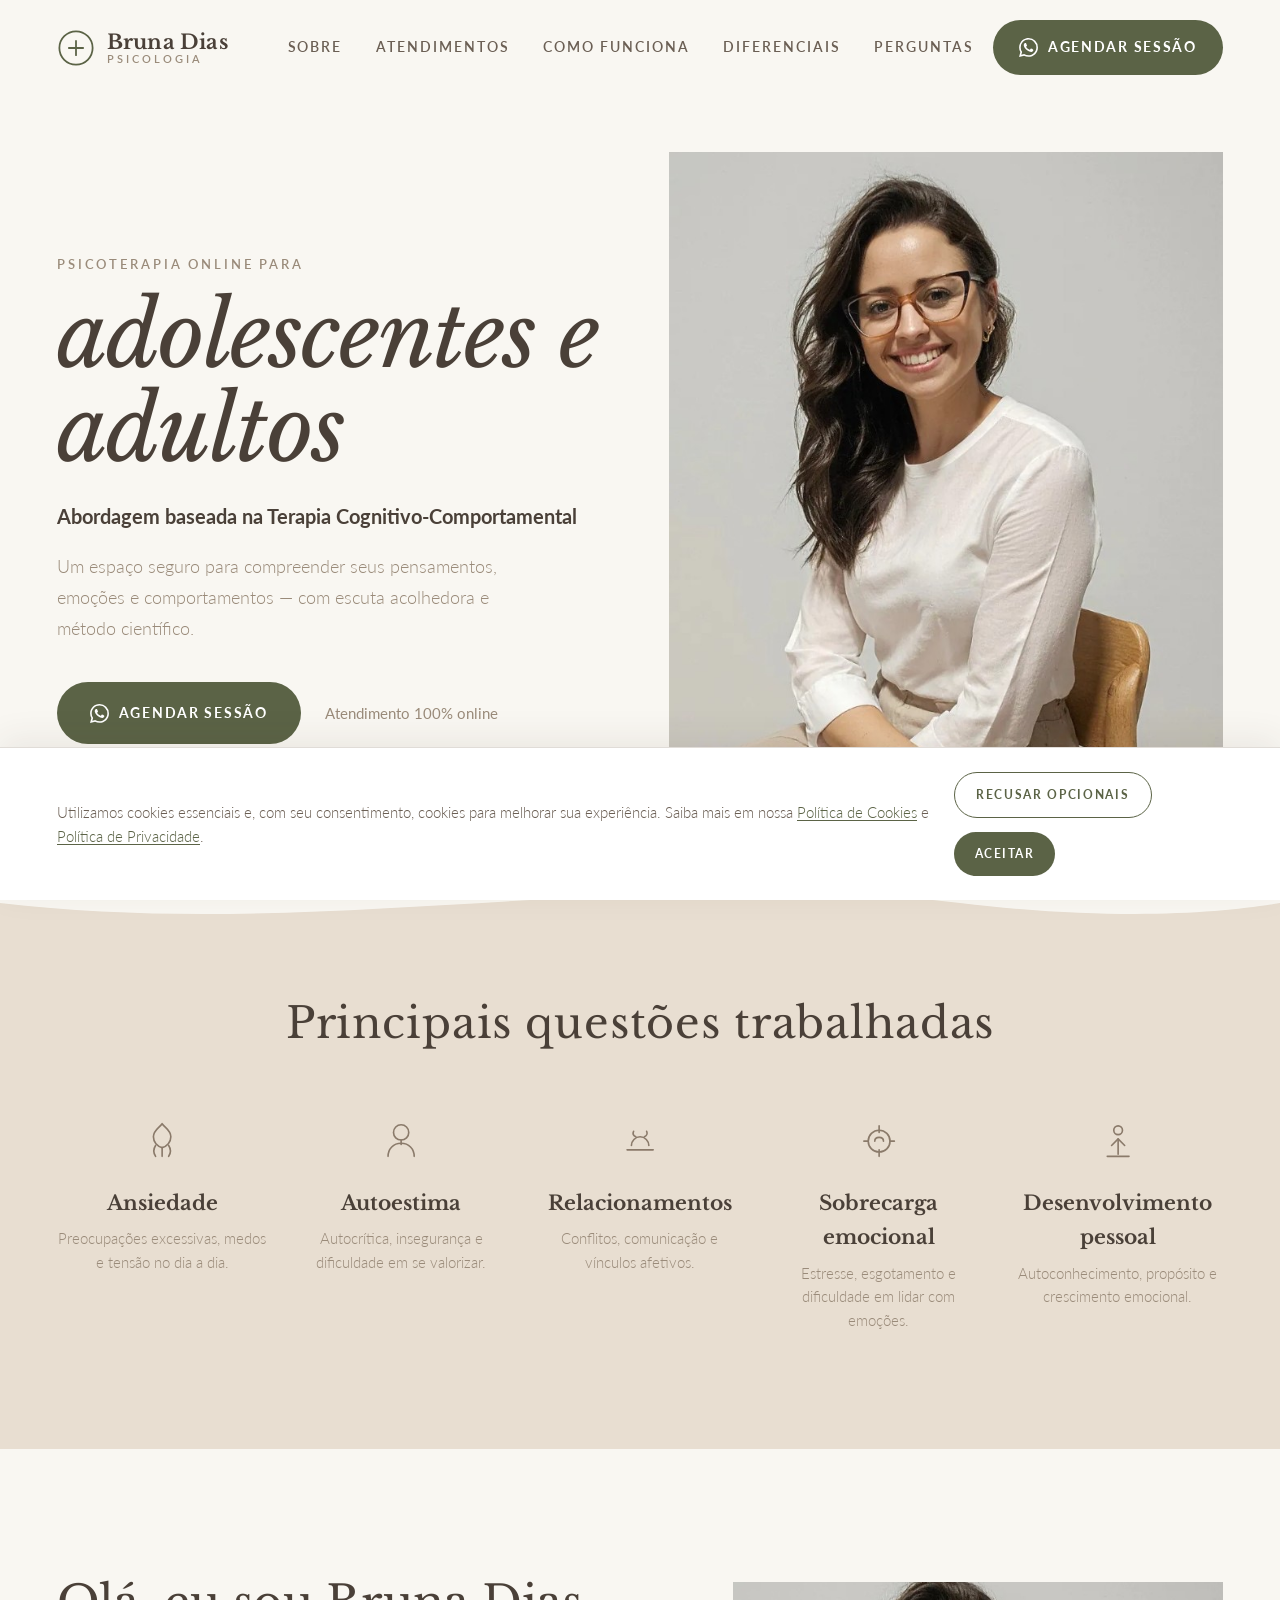
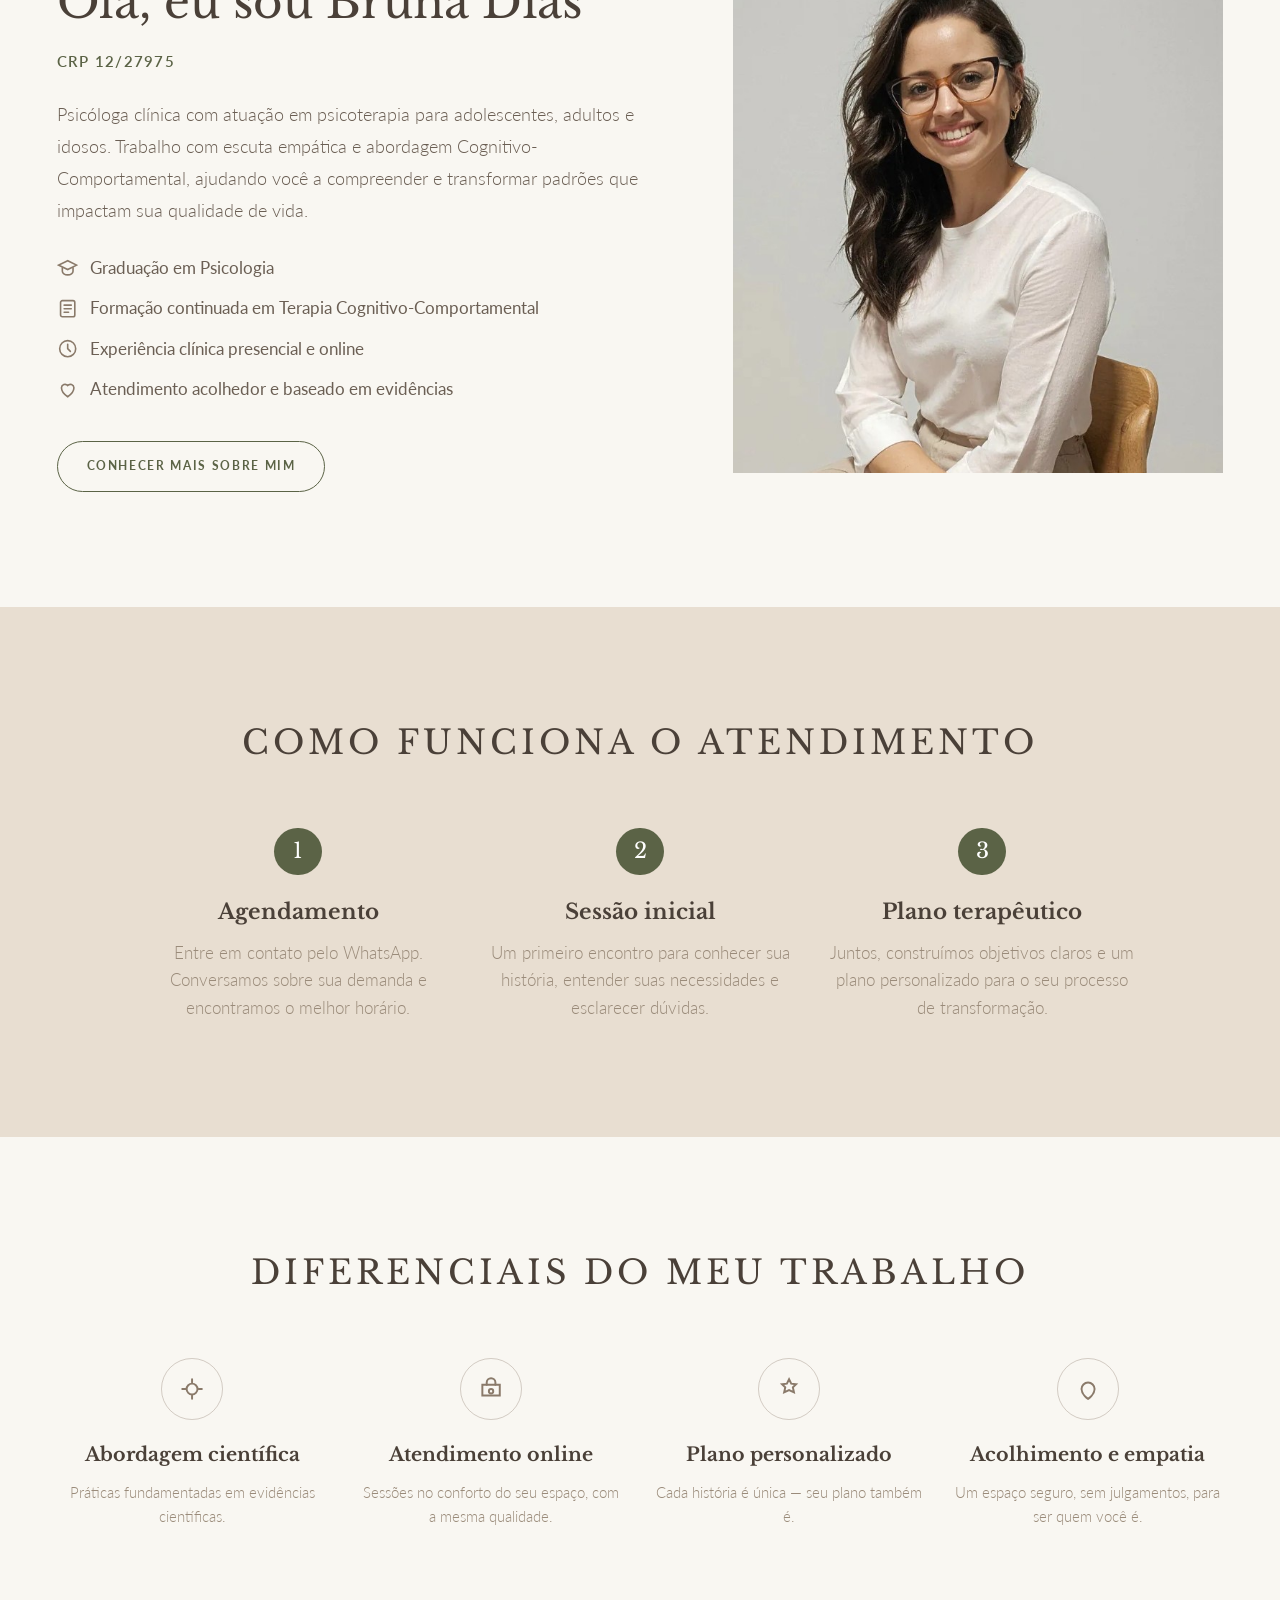
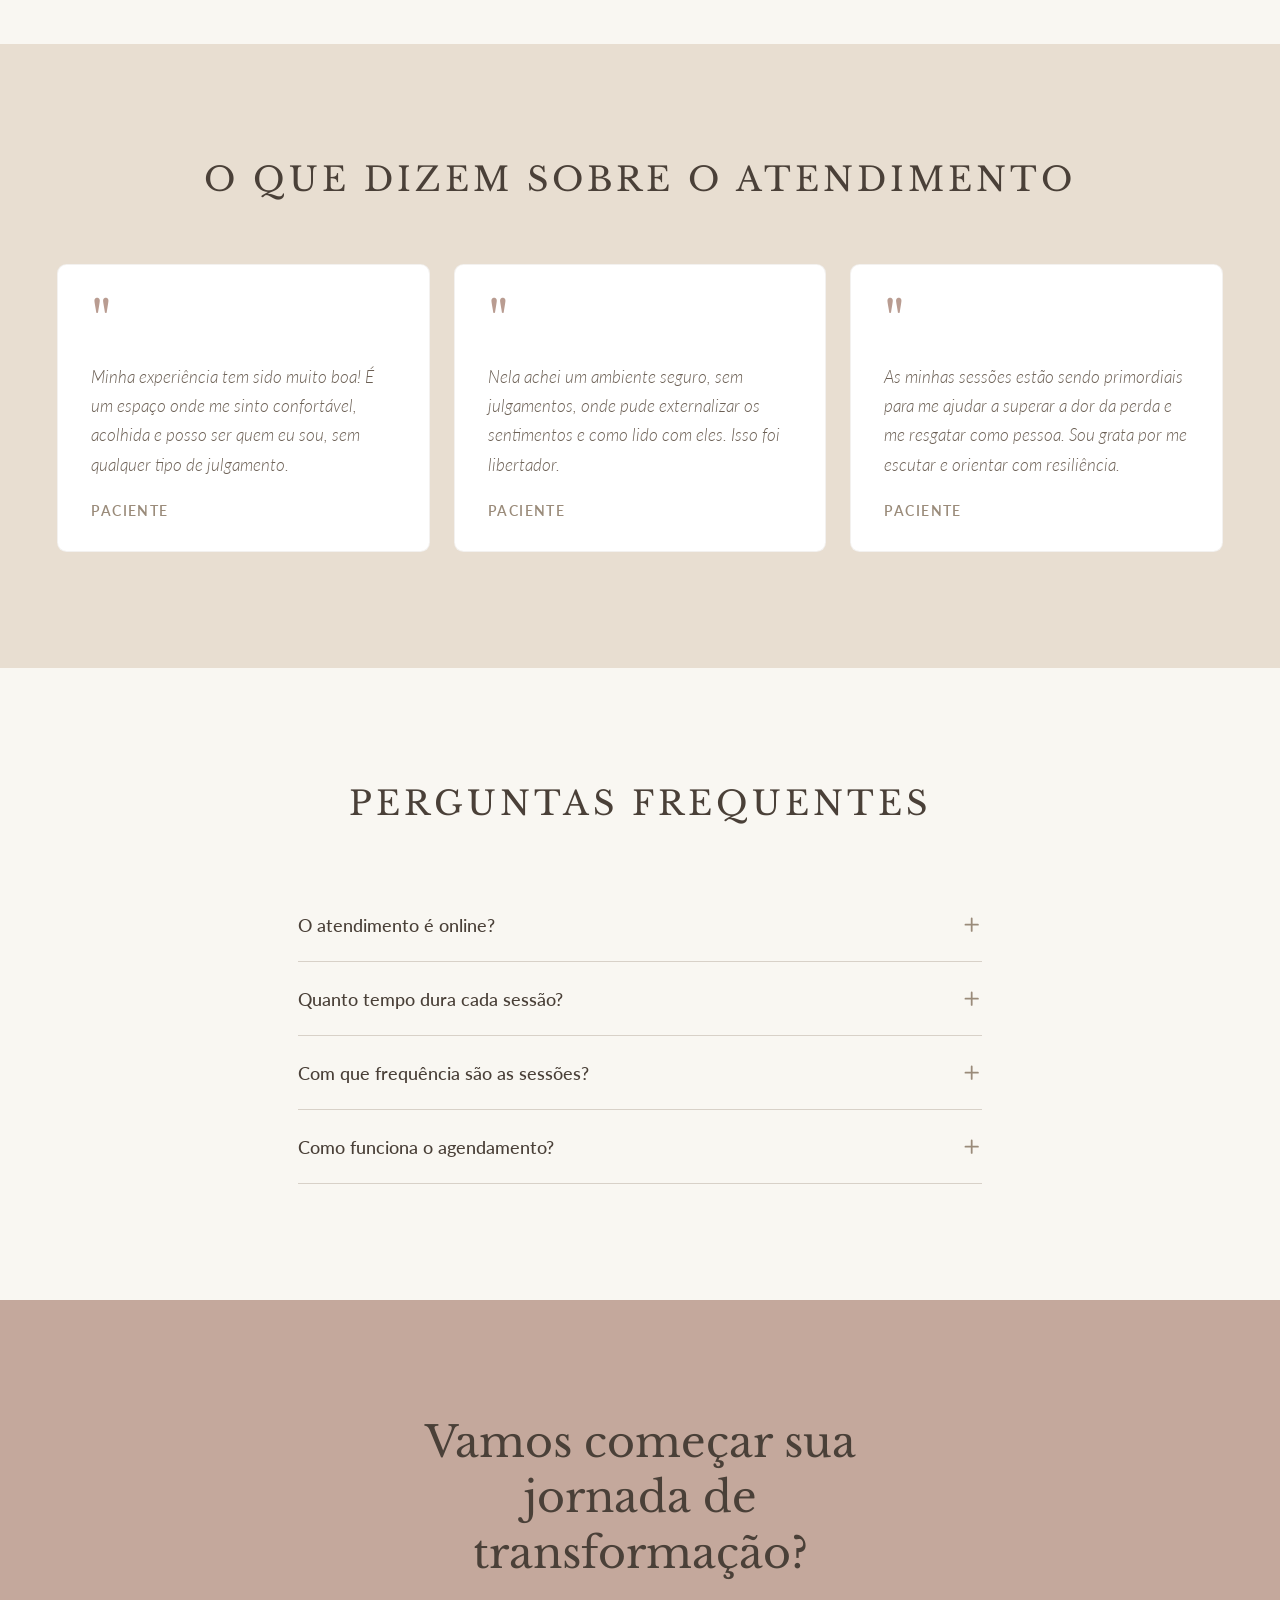
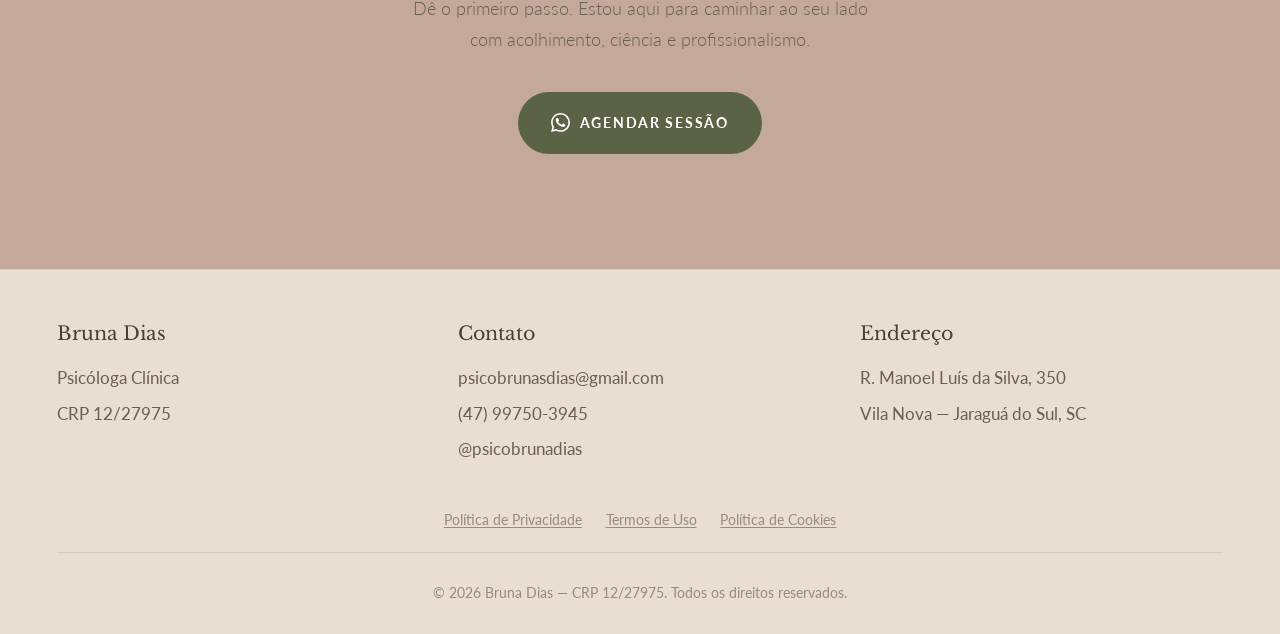
<file: old/index.html>
<!DOCTYPE html>
<html lang="pt-BR">
  <head>
    <meta charset="UTF-8" />
    <meta name="viewport" content="width=device-width, initial-scale=1.0" />
    <meta
      name="description"
      content="Psicoterapia online para adolescentes e adultos com Bruna Dias. Abordagem Cognitivo-Comportamental (TCC) com acolhimento e ciência."
    />
    <title>Bruna Dias — Psicóloga Clínica | Psicoterapia Online</title>
    <link rel="stylesheet" href="css/main.css" />
    <link rel="stylesheet" href="css/legal.css" />
    <link rel="icon" href="data:image/svg+xml,<svg xmlns='http://www.w3.org/2000/svg' viewBox='0 0 32 32'><circle cx='16' cy='16' r='14' fill='%235b6346'/></svg>" />
  </head>
  <body>
    <!-- Header -->
    <header class="header">
      <div class="container header__inner">
        <a href="#inicio" class="logo" aria-label="Bruna Dias Psicologia — início">
          <svg class="logo__icon" viewBox="0 0 32 32" fill="none" aria-hidden="true">
            <circle cx="16" cy="16" r="14" stroke="currentColor" stroke-width="1.5"/>
            <path d="M16 10v12M10 16h12" stroke="currentColor" stroke-width="1.5" stroke-linecap="round"/>
          </svg>
          <span class="logo__text">
            <span class="logo__name">Bruna Dias</span>
            <span class="logo__tagline">Psicologia</span>
          </span>
        </a>

        <nav class="nav" aria-label="Navegação principal">
          <a href="#sobre" class="nav__link">Sobre</a>
          <a href="#atendimentos" class="nav__link">Atendimentos</a>
          <a href="#como-funciona" class="nav__link">Como funciona</a>
          <a href="#diferenciais" class="nav__link">Diferenciais</a>
          <a href="#perguntas" class="nav__link">Perguntas</a>
        </nav>

        <div class="header__actions">
        <a href="#" class="btn btn--primary header__cta" data-whatsapp>
          <svg class="btn__icon" viewBox="0 0 24 24" fill="currentColor" aria-hidden="true">
            <path d="M17.472 14.382c-.297-.149-1.758-.867-2.03-.967-.273-.099-.471-.148-.67.15-.197.297-.767.966-.94 1.164-.173.199-.347.223-.644.075-.297-.15-1.255-.463-2.39-1.475-.883-.788-1.48-1.761-1.653-2.059-.173-.297-.018-.458.13-.606.134-.133.298-.347.446-.52.149-.174.198-.298.298-.497.099-.198.05-.371-.025-.52-.075-.149-.669-1.612-.916-2.207-.242-.579-.487-.5-.669-.51-.173-.008-.371-.01-.57-.01-.198 0-.52.074-.792.372-.272.297-1.04 1.016-1.04 2.479 0 1.462 1.065 2.875 1.213 3.074.149.198 2.096 3.2 5.077 4.487.709.306 1.262.489 1.694.625.712.227 1.36.195 1.871.118.571-.085 1.758-.719 2.006-1.413.248-.694.248-1.289.173-1.413-.074-.124-.272-.198-.57-.347m-5.421 7.403h-.004a9.87 9.87 0 01-5.031-1.378l-.361-.214-3.741.982.998-3.648-.235-.374a9.86 9.86 0 01-1.51-5.26c.001-5.45 4.436-9.884 9.888-9.884 2.64 0 5.122 1.03 6.988 2.898a9.825 9.825 0 012.893 6.994c-.003 5.45-4.435 9.884-9.881 9.884m8.413-18.297A11.815 11.815 0 0012.05 0C5.495 0 .16 5.335.157 11.892c0 2.096.547 4.142 1.588 5.945L.057 24l6.305-1.654a11.882 11.882 0 005.683 1.448h.005c6.554 0 11.89-5.335 11.893-11.893a11.821 11.821 0 00-3.48-8.413z"/>
          </svg>
          Agendar sessão
        </a>

        <button class="menu-toggle" aria-label="Abrir menu" aria-expanded="false">
          <span class="menu-toggle__bar"></span>
          <span class="menu-toggle__bar"></span>
          <span class="menu-toggle__bar"></span>
        </button>
        </div>
      </div>
    </header>

    <nav class="mobile-nav" aria-label="Menu mobile">
      <a href="#sobre" class="mobile-nav__link">Sobre</a>
      <a href="#atendimentos" class="mobile-nav__link">Atendimentos</a>
      <a href="#como-funciona" class="mobile-nav__link">Como funciona</a>
      <a href="#diferenciais" class="mobile-nav__link">Diferenciais</a>
      <a href="#perguntas" class="mobile-nav__link">Perguntas</a>
      <a href="#" class="btn btn--primary btn--large" data-whatsapp>
        <svg class="btn__icon" viewBox="0 0 24 24" fill="currentColor" aria-hidden="true">
          <path d="M17.472 14.382c-.297-.149-1.758-.867-2.03-.967-.273-.099-.471-.148-.67.15-.197.297-.767.966-.94 1.164-.173.199-.347.223-.644.075-.297-.15-1.255-.463-2.39-1.475-.883-.788-1.48-1.761-1.653-2.059-.173-.297-.018-.458.13-.606.134-.133.298-.347.446-.52.149-.174.198-.298.298-.497.099-.198.05-.371-.025-.52-.075-.149-.669-1.612-.916-2.207-.242-.579-.487-.5-.669-.51-.173-.008-.371-.01-.57-.01-.198 0-.52.074-.792.372-.272.297-1.04 1.016-1.04 2.479 0 1.462 1.065 2.875 1.213 3.074.149.198 2.096 3.2 5.077 4.487.709.306 1.262.489 1.694.625.712.227 1.36.195 1.871.118.571-.085 1.758-.719 2.006-1.413.248-.694.248-1.289.173-1.413-.074-.124-.272-.198-.57-.347m-5.421 7.403h-.004a9.87 9.87 0 01-5.031-1.378l-.361-.214-3.741.982.998-3.648-.235-.374a9.86 9.86 0 01-1.51-5.26c.001-5.45 4.436-9.884 9.888-9.884 2.64 0 5.122 1.03 6.988 2.898a9.825 9.825 0 012.893 6.994c-.003 5.45-4.435 9.884-9.881 9.884m8.413-18.297A11.815 11.815 0 0012.05 0C5.495 0 .16 5.335.157 11.892c0 2.096.547 4.142 1.588 5.945L.057 24l6.305-1.654a11.882 11.882 0 005.683 1.448h.005c6.554 0 11.89-5.335 11.893-11.893a11.821 11.821 0 00-3.48-8.413z"/>
        </svg>
        Agendar sessão
      </a>
    </nav>

    <main>
      <!-- 1. Hero -->
      <section class="hero section" id="inicio">
        <div class="container hero__grid">
          <div class="hero__content">
            <p class="hero__eyebrow">Psicoterapia online para</p>
            <h1 class="hero__title">adolescentes e adultos</h1>
            <p class="hero__subtitle">
              Abordagem baseada na Terapia Cognitivo-Comportamental
            </p>
            <p class="hero__text">
              Um espaço seguro para compreender seus pensamentos, emoções e
              comportamentos — com escuta acolhedora e método científico.
            </p>
            <div class="hero__actions">
              <a href="#" class="btn btn--primary btn--large" data-whatsapp>
                <svg class="btn__icon" viewBox="0 0 24 24" fill="currentColor" aria-hidden="true">
                  <path d="M17.472 14.382c-.297-.149-1.758-.867-2.03-.967-.273-.099-.471-.148-.67.15-.197.297-.767.966-.94 1.164-.173.199-.347.223-.644.075-.297-.15-1.255-.463-2.39-1.475-.883-.788-1.48-1.761-1.653-2.059-.173-.297-.018-.458.13-.606.134-.133.298-.347.446-.52.149-.174.198-.298.298-.497.099-.198.05-.371-.025-.52-.075-.149-.669-1.612-.916-2.207-.242-.579-.487-.5-.669-.51-.173-.008-.371-.01-.57-.01-.198 0-.52.074-.792.372-.272.297-1.04 1.016-1.04 2.479 0 1.462 1.065 2.875 1.213 3.074.149.198 2.096 3.2 5.077 4.487.709.306 1.262.489 1.694.625.712.227 1.36.195 1.871.118.571-.085 1.758-.719 2.006-1.413.248-.694.248-1.289.173-1.413-.074-.124-.272-.198-.57-.347m-5.421 7.403h-.004a9.87 9.87 0 01-5.031-1.378l-.361-.214-3.741.982.998-3.648-.235-.374a9.86 9.86 0 01-1.51-5.26c.001-5.45 4.436-9.884 9.888-9.884 2.64 0 5.122 1.03 6.988 2.898a9.825 9.825 0 012.893 6.994c-.003 5.45-4.435 9.884-9.881 9.884m8.413-18.297A11.815 11.815 0 0012.05 0C5.495 0 .16 5.335.157 11.892c0 2.096.547 4.142 1.588 5.945L.057 24l6.305-1.654a11.882 11.882 0 005.683 1.448h.005c6.554 0 11.89-5.335 11.893-11.893a11.821 11.821 0 00-3.48-8.413z"/>
                </svg>
                Agendar sessão
              </a>
              <span class="hero__note">Atendimento 100% online</span>
            </div>
          </div>
          <div class="hero__visual">
            <div class="hero__image-wrap">
              <img
                class="hero__image"
                src="assets/images/bruna-dias.jpg"
                alt="Bruna Dias — Psicóloga clínica, sorrindo em ambiente profissional"
                width="682"
                height="1024"
                fetchpriority="high"
              />
            </div>
          </div>
        </div>
        <svg class="hero__wave" viewBox="0 0 1440 80" preserveAspectRatio="none" aria-hidden="true">
          <path fill="currentColor" d="M0,40 C360,80 720,0 1080,40 C1260,60 1380,50 1440,40 L1440,80 L0,80 Z"/>
        </svg>
      </section>

      <!-- 2. Principais demandas -->
      <section class="demands section" id="atendimentos">
        <div class="container">
          <header class="section-header">
            <h2 class="section-title">Principais questões trabalhadas</h2>
          </header>
          <div class="demands__grid">
            <article class="demand-item">
              <div class="demand-item__icon" aria-hidden="true">
                <svg viewBox="0 0 48 48" fill="none" stroke="currentColor" stroke-width="1.8" stroke-linecap="round" stroke-linejoin="round">
                  <path d="M24 8c-3 4-8 6-8 12 0 5 3.5 9 8 10 4.5-1 8-5 8-10 0-6-5-8-8-12z"/>
                  <path d="M18 28c-2 3-2 7 0 10M30 28c2 3 2 7 0 10"/>
                  <path d="M24 30v8"/>
                </svg>
              </div>
              <h3 class="demand-item__title">Ansiedade</h3>
              <p class="demand-item__text">Preocupações excessivas, medos e tensão no dia a dia.</p>
            </article>
            <article class="demand-item">
              <div class="demand-item__icon" aria-hidden="true">
                <svg viewBox="0 0 48 48" fill="none" stroke="currentColor" stroke-width="1.8" stroke-linecap="round" stroke-linejoin="round">
                  <circle cx="24" cy="16" r="7"/>
                  <path d="M12 38c0-7 5-12 12-12s12 5 12 12"/>
                  <path d="M24 23v4"/>
                </svg>
              </div>
              <h3 class="demand-item__title">Autoestima</h3>
              <p class="demand-item__text">Autocrítica, insegurança e dificuldade em se valorizar.</p>
            </article>
            <article class="demand-item">
              <div class="demand-item__icon" aria-hidden="true">
                <svg viewBox="0 0 48 48" fill="none" stroke="currentColor" stroke-width="1.8" stroke-linecap="round" stroke-linejoin="round">
                  <path d="M16 28c0-4 3.5-8 8-8s8 4 8 8"/>
                  <path d="M12 32h24"/>
                  <path d="M20 20c-2-1-3-3-2-5M28 20c2-1 3-3 2-5"/>
                </svg>
              </div>
              <h3 class="demand-item__title">Relacionamentos</h3>
              <p class="demand-item__text">Conflitos, comunicação e vínculos afetivos.</p>
            </article>
            <article class="demand-item">
              <div class="demand-item__icon" aria-hidden="true">
                <svg viewBox="0 0 48 48" fill="none" stroke="currentColor" stroke-width="1.8" stroke-linecap="round" stroke-linejoin="round">
                  <path d="M24 10v6M24 32v6"/>
                  <path d="M14 24h-4M38 24h-4"/>
                  <circle cx="24" cy="24" r="10"/>
                  <path d="M20 24c0-2 1.5-3.5 4-3.5s4 1.5 4 3.5"/>
                </svg>
              </div>
              <h3 class="demand-item__title">Sobrecarga emocional</h3>
              <p class="demand-item__text">Estresse, esgotamento e dificuldade em lidar com emoções.</p>
            </article>
            <article class="demand-item">
              <div class="demand-item__icon" aria-hidden="true">
                <svg viewBox="0 0 48 48" fill="none" stroke="currentColor" stroke-width="1.8" stroke-linecap="round" stroke-linejoin="round">
                  <path d="M24 36V22"/>
                  <path d="M18 28l6-6 6 6"/>
                  <path d="M14 38h20"/>
                  <circle cx="24" cy="14" r="4"/>
                </svg>
              </div>
              <h3 class="demand-item__title">Desenvolvimento pessoal</h3>
              <p class="demand-item__text">Autoconhecimento, propósito e crescimento emocional.</p>
            </article>
          </div>
        </div>
      </section>

      <!-- 3. Sobre mim -->
      <section class="about section" id="sobre">
        <div class="container about__grid">
          <div class="about__content">
            <h2 class="about__greeting">Olá, eu sou Bruna Dias</h2>
            <p class="about__crp">CRP 12/27975</p>
            <p class="about__text">
              Psicóloga clínica com atuação em psicoterapia para adolescentes,
              adultos e idosos. Trabalho com escuta empática e abordagem
              Cognitivo-Comportamental, ajudando você a compreender e transformar
              padrões que impactam sua qualidade de vida.
            </p>
            <ul class="about__credentials">
              <li class="about__credential">
                <svg class="about__credential-icon" viewBox="0 0 24 24" fill="none" stroke="currentColor" stroke-width="1.8" stroke-linecap="round" aria-hidden="true">
                  <path d="M12 3L2 8l10 5 10-5-10-5z"/>
                  <path d="M6 11v4c0 2 2.5 4 6 4s6-2 6-4v-4"/>
                </svg>
                Graduação em Psicologia
              </li>
              <li class="about__credential">
                <svg class="about__credential-icon" viewBox="0 0 24 24" fill="none" stroke="currentColor" stroke-width="1.8" stroke-linecap="round" aria-hidden="true">
                  <rect x="4" y="3" width="16" height="18" rx="2"/>
                  <path d="M8 8h8M8 12h8M8 16h5"/>
                </svg>
                Formação continuada em Terapia Cognitivo-Comportamental
              </li>
              <li class="about__credential">
                <svg class="about__credential-icon" viewBox="0 0 24 24" fill="none" stroke="currentColor" stroke-width="1.8" stroke-linecap="round" aria-hidden="true">
                  <circle cx="12" cy="12" r="9"/>
                  <path d="M12 7v5l3 3"/>
                </svg>
                Experiência clínica presencial e online
              </li>
              <li class="about__credential">
                <svg class="about__credential-icon" viewBox="0 0 24 24" fill="none" stroke="currentColor" stroke-width="1.8" stroke-linecap="round" aria-hidden="true">
                  <path d="M12 21s-7-4.5-7-10a4 4 0 017-2.5A4 4 0 0119 11c0 5.5-7 10-7 10z"/>
                </svg>
                Atendimento acolhedor e baseado em evidências
              </li>
            </ul>
            <a href="#sobre" class="btn btn--ghost">Conhecer mais sobre mim</a>
          </div>
          <div class="about__image-wrap">
            <img
              class="about__image"
              src="assets/images/bruna-dias.jpg"
              alt="Bruna Dias — Psicóloga clínica"
              width="682"
              height="1024"
              loading="lazy"
            />
          </div>
        </div>
      </section>

      <!-- 4. Como funciona -->
      <section class="steps section" id="como-funciona">
        <div class="container">
          <header class="section-header">
            <h2 class="section-title section-title--upper">Como funciona o atendimento</h2>
          </header>
          <div class="steps__grid">
            <article class="step">
              <div class="step__number">1</div>
              <h3 class="step__title">Agendamento</h3>
              <p class="step__text">
                Entre em contato pelo WhatsApp. Conversamos sobre sua demanda e
                encontramos o melhor horário.
              </p>
            </article>
            <article class="step">
              <div class="step__number">2</div>
              <h3 class="step__title">Sessão inicial</h3>
              <p class="step__text">
                Um primeiro encontro para conhecer sua história, entender suas
                necessidades e esclarecer dúvidas.
              </p>
            </article>
            <article class="step">
              <div class="step__number">3</div>
              <h3 class="step__title">Plano terapêutico</h3>
              <p class="step__text">
                Juntos, construímos objetivos claros e um plano personalizado
                para o seu processo de transformação.
              </p>
            </article>
          </div>
        </div>
      </section>

      <!-- 5. Diferenciais -->
      <section class="differentials section" id="diferenciais">
        <div class="container">
          <header class="section-header">
            <h2 class="section-title section-title--upper">Diferenciais do meu trabalho</h2>
          </header>
          <div class="differentials__grid">
            <article class="differential">
              <div class="icon-circle" aria-hidden="true">
                <svg viewBox="0 0 24 24" fill="none" stroke="currentColor" stroke-width="1.8" stroke-linecap="round">
                  <path d="M12 3v3M12 18v3M3 12h3M18 12h3"/>
                  <circle cx="12" cy="12" r="5"/>
                </svg>
              </div>
              <h3 class="differential__title">Abordagem científica</h3>
              <p class="differential__text">Práticas fundamentadas em evidências científicas.</p>
            </article>
            <article class="differential">
              <div class="icon-circle" aria-hidden="true">
                <svg viewBox="0 0 24 24" fill="none" stroke="currentColor" stroke-width="1.8" stroke-linecap="round">
                  <path d="M4 8h16v10H4z"/>
                  <path d="M8 8V6a4 4 0 018 0v2"/>
                  <circle cx="12" cy="14" r="2"/>
                </svg>
              </div>
              <h3 class="differential__title">Atendimento online</h3>
              <p class="differential__text">Sessões no conforto do seu espaço, com a mesma qualidade.</p>
            </article>
            <article class="differential">
              <div class="icon-circle" aria-hidden="true">
                <svg viewBox="0 0 24 24" fill="none" stroke="currentColor" stroke-width="1.8" stroke-linecap="round">
                  <path d="M12 3l2 4 4.5.5-3 3 1 4.5L12 13l-4.5 2 1-4.5-3-3L10 7z"/>
                </svg>
              </div>
              <h3 class="differential__title">Plano personalizado</h3>
              <p class="differential__text">Cada história é única — seu plano também é.</p>
            </article>
            <article class="differential">
              <div class="icon-circle" aria-hidden="true">
                <svg viewBox="0 0 24 24" fill="none" stroke="currentColor" stroke-width="1.8" stroke-linecap="round">
                  <path d="M12 21s-6-4-6-9a6 6 0 0112 0c0 5-6 9-6 9z"/>
                </svg>
              </div>
              <h3 class="differential__title">Acolhimento e empatia</h3>
              <p class="differential__text">Um espaço seguro, sem julgamentos, para ser quem você é.</p>
            </article>
          </div>
        </div>
      </section>

      <!-- 6. Depoimentos -->
      <section class="testimonials section" id="depoimentos">
        <div class="container">
          <header class="section-header">
            <h2 class="section-title section-title--upper">O que dizem sobre o atendimento</h2>
          </header>
          <div class="testimonials__grid">
            <article class="testimonial">
              <span class="testimonial__quote-mark" aria-hidden="true">"</span>
              <p class="testimonial__text">
                Minha experiência tem sido muito boa! É um espaço onde me sinto
                confortável, acolhida e posso ser quem eu sou, sem qualquer tipo
                de julgamento.
              </p>
              <p class="testimonial__author">Paciente</p>
            </article>
            <article class="testimonial">
              <span class="testimonial__quote-mark" aria-hidden="true">"</span>
              <p class="testimonial__text">
                Nela achei um ambiente seguro, sem julgamentos, onde pude
                externalizar os sentimentos e como lido com eles. Isso foi
                libertador.
              </p>
              <p class="testimonial__author">Paciente</p>
            </article>
            <article class="testimonial">
              <span class="testimonial__quote-mark" aria-hidden="true">"</span>
              <p class="testimonial__text">
                As minhas sessões estão sendo primordiais para me ajudar a
                superar a dor da perda e me resgatar como pessoa. Sou grata por
                me escutar e orientar com resiliência.
              </p>
              <p class="testimonial__author">Paciente</p>
            </article>
          </div>
        </div>
      </section>

      <!-- 7. FAQ -->
      <section class="faq section" id="perguntas">
        <div class="container">
          <header class="section-header">
            <h2 class="section-title section-title--upper">Perguntas frequentes</h2>
          </header>
          <div class="faq__list">
            <article class="faq-item">
              <button class="faq-item__question" aria-expanded="false">
                O atendimento é online?
                <svg class="faq-item__icon" viewBox="0 0 24 24" fill="none" stroke="currentColor" stroke-width="2" stroke-linecap="round" aria-hidden="true">
                  <path d="M12 5v14M5 12h14"/>
                </svg>
              </button>
              <div class="faq-item__answer">
                <div class="faq-item__answer-inner">
                  <p>
                    Sim. Atendo de forma online, com a mesma qualidade e
                    comprometimento do atendimento presencial. Também realizo
                    sessões presenciais em Jaraguá do Sul — SC.
                  </p>
                </div>
              </div>
            </article>
            <article class="faq-item">
              <button class="faq-item__question" aria-expanded="false">
                Quanto tempo dura cada sessão?
                <svg class="faq-item__icon" viewBox="0 0 24 24" fill="none" stroke="currentColor" stroke-width="2" stroke-linecap="round" aria-hidden="true">
                  <path d="M12 5v14M5 12h14"/>
                </svg>
              </button>
              <div class="faq-item__answer">
                <div class="faq-item__answer-inner">
                  <p>
                    Cada sessão tem duração de 50 minutos, tempo padrão
                    recomendado para psicoterapia.
                  </p>
                </div>
              </div>
            </article>
            <article class="faq-item">
              <button class="faq-item__question" aria-expanded="false">
                Com que frequência são as sessões?
                <svg class="faq-item__icon" viewBox="0 0 24 24" fill="none" stroke="currentColor" stroke-width="2" stroke-linecap="round" aria-hidden="true">
                  <path d="M12 5v14M5 12h14"/>
                </svg>
              </button>
              <div class="faq-item__answer">
                <div class="faq-item__answer-inner">
                  <p>
                    Geralmente, as sessões acontecem semanalmente. A frequência
                    pode ser ajustada conforme a necessidade e o momento do
                    processo terapêutico.
                  </p>
                </div>
              </div>
            </article>
            <article class="faq-item">
              <button class="faq-item__question" aria-expanded="false">
                Como funciona o agendamento?
                <svg class="faq-item__icon" viewBox="0 0 24 24" fill="none" stroke="currentColor" stroke-width="2" stroke-linecap="round" aria-hidden="true">
                  <path d="M12 5v14M5 12h14"/>
                </svg>
              </button>
              <div class="faq-item__answer">
                <div class="faq-item__answer-inner">
                  <p>
                    Basta clicar em "Agendar sessão" e enviar uma mensagem pelo
                    WhatsApp. Respondo o mais breve possível para combinarmos
                    data e horário.
                  </p>
                </div>
              </div>
            </article>
          </div>
        </div>
      </section>

      <!-- 8. CTA Final -->
      <section class="cta-final section" id="contato">
        <div class="container">
          <h2 class="cta-final__title">Vamos começar sua jornada de transformação?</h2>
          <p class="cta-final__text">
            Dê o primeiro passo. Estou aqui para caminhar ao seu lado com
            acolhimento, ciência e profissionalismo.
          </p>
          <a href="#" class="btn btn--primary btn--large" data-whatsapp>
            <svg class="btn__icon" viewBox="0 0 24 24" fill="currentColor" aria-hidden="true">
              <path d="M17.472 14.382c-.297-.149-1.758-.867-2.03-.967-.273-.099-.471-.148-.67.15-.197.297-.767.966-.94 1.164-.173.199-.347.223-.644.075-.297-.15-1.255-.463-2.39-1.475-.883-.788-1.48-1.761-1.653-2.059-.173-.297-.018-.458.13-.606.134-.133.298-.347.446-.52.149-.174.198-.298.298-.497.099-.198.05-.371-.025-.52-.075-.149-.669-1.612-.916-2.207-.242-.579-.487-.5-.669-.51-.173-.008-.371-.01-.57-.01-.198 0-.52.074-.792.372-.272.297-1.04 1.016-1.04 2.479 0 1.462 1.065 2.875 1.213 3.074.149.198 2.096 3.2 5.077 4.487.709.306 1.262.489 1.694.625.712.227 1.36.195 1.871.118.571-.085 1.758-.719 2.006-1.413.248-.694.248-1.289.173-1.413-.074-.124-.272-.198-.57-.347m-5.421 7.403h-.004a9.87 9.87 0 01-5.031-1.378l-.361-.214-3.741.982.998-3.648-.235-.374a9.86 9.86 0 01-1.51-5.26c.001-5.45 4.436-9.884 9.888-9.884 2.64 0 5.122 1.03 6.988 2.898a9.825 9.825 0 012.893 6.994c-.003 5.45-4.435 9.884-9.881 9.884m8.413-18.297A11.815 11.815 0 0012.05 0C5.495 0 .16 5.335.157 11.892c0 2.096.547 4.142 1.588 5.945L.057 24l6.305-1.654a11.882 11.882 0 005.683 1.448h.005c6.554 0 11.89-5.335 11.893-11.893a11.821 11.821 0 00-3.48-8.413z"/>
            </svg>
            Agendar sessão
          </a>
        </div>
      </section>
    </main>

    <!-- Footer -->
    <footer class="footer">
      <div class="container">
        <div class="footer__grid">
          <div>
            <p class="footer__title">Bruna Dias</p>
            <ul class="footer__list">
              <li>Psicóloga Clínica</li>
              <li>CRP 12/27975</li>
            </ul>
          </div>
          <div>
            <p class="footer__title">Contato</p>
            <ul class="footer__list">
              <li><a href="mailto:psicobrunasdias@gmail.com">psicobrunasdias@gmail.com</a></li>
              <li><a href="tel:+5547997503945">(47) 99750-3945</a></li>
              <li><a href="https://instagram.com/psicobrunadias" target="_blank" rel="noopener noreferrer">@psicobrunadias</a></li>
            </ul>
          </div>
          <div>
            <p class="footer__title">Endereço</p>
            <ul class="footer__list">
              <li>R. Manoel Luís da Silva, 350</li>
              <li>Vila Nova — Jaraguá do Sul, SC</li>
            </ul>
          </div>
        </div>
        <nav class="footer__legal" aria-label="Links legais">
          <a href="politica-de-privacidade.html">Política de Privacidade</a>
          <a href="termos-de-uso.html">Termos de Uso</a>
          <a href="politica-de-cookies.html">Política de Cookies</a>
        </nav>
        <div class="footer__bottom">
          <p>© 2026 Bruna Dias — CRP 12/27975. Todos os direitos reservados.</p>
        </div>
      </div>
    </footer>

    <aside class="cookie-banner" id="cookie-banner" role="dialog" aria-label="Aviso de cookies" hidden>
      <div class="cookie-banner__inner container">
        <p class="cookie-banner__text">
          Utilizamos cookies essenciais e, com seu consentimento, cookies para melhorar sua
          experiência. Saiba mais em nossa
          <a href="politica-de-cookies.html">Política de Cookies</a> e
          <a href="politica-de-privacidade.html">Política de Privacidade</a>.
        </p>
        <div class="cookie-banner__actions">
          <button type="button" class="btn btn--ghost cookie-banner__btn" id="cookie-reject">Recusar opcionais</button>
          <button type="button" class="btn btn--primary cookie-banner__btn" id="cookie-accept">Aceitar</button>
        </div>
      </div>
    </aside>

    <script src="js/main.js"></script>
  </body>
</html>
</file>
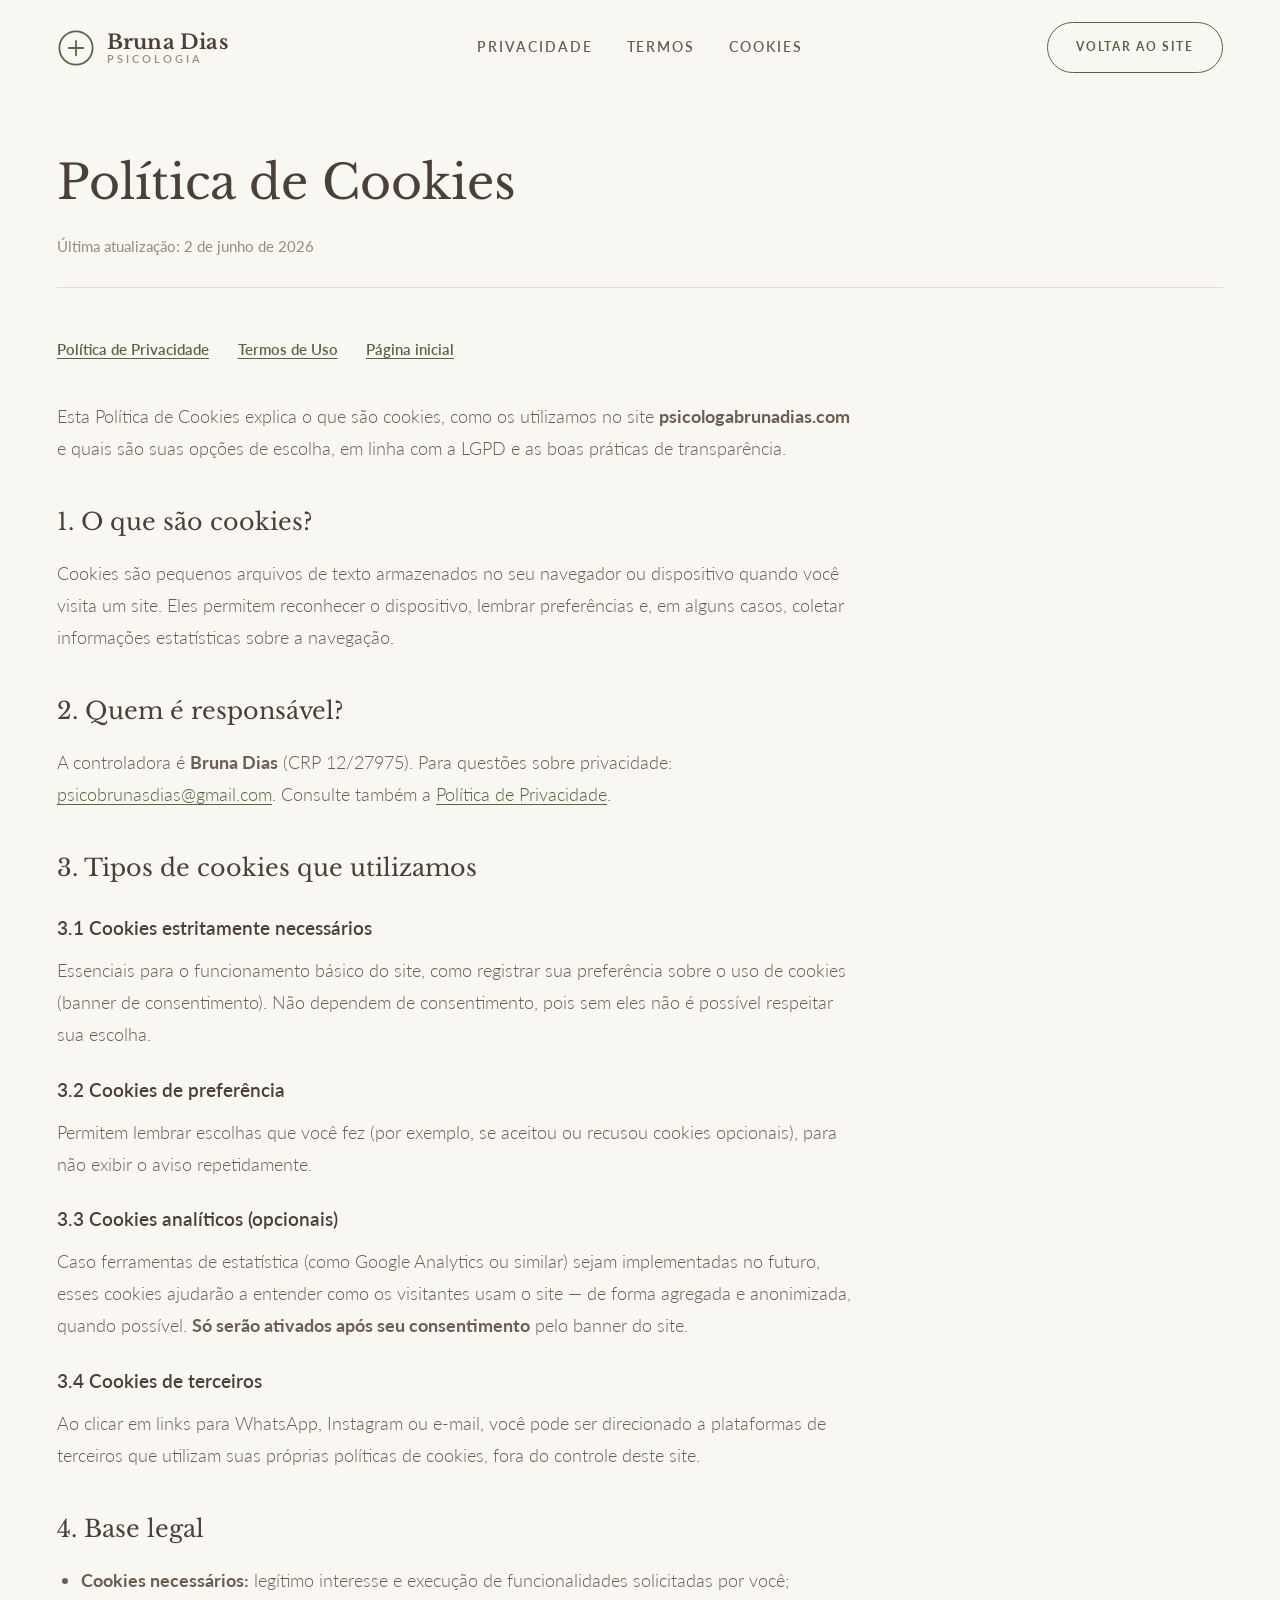
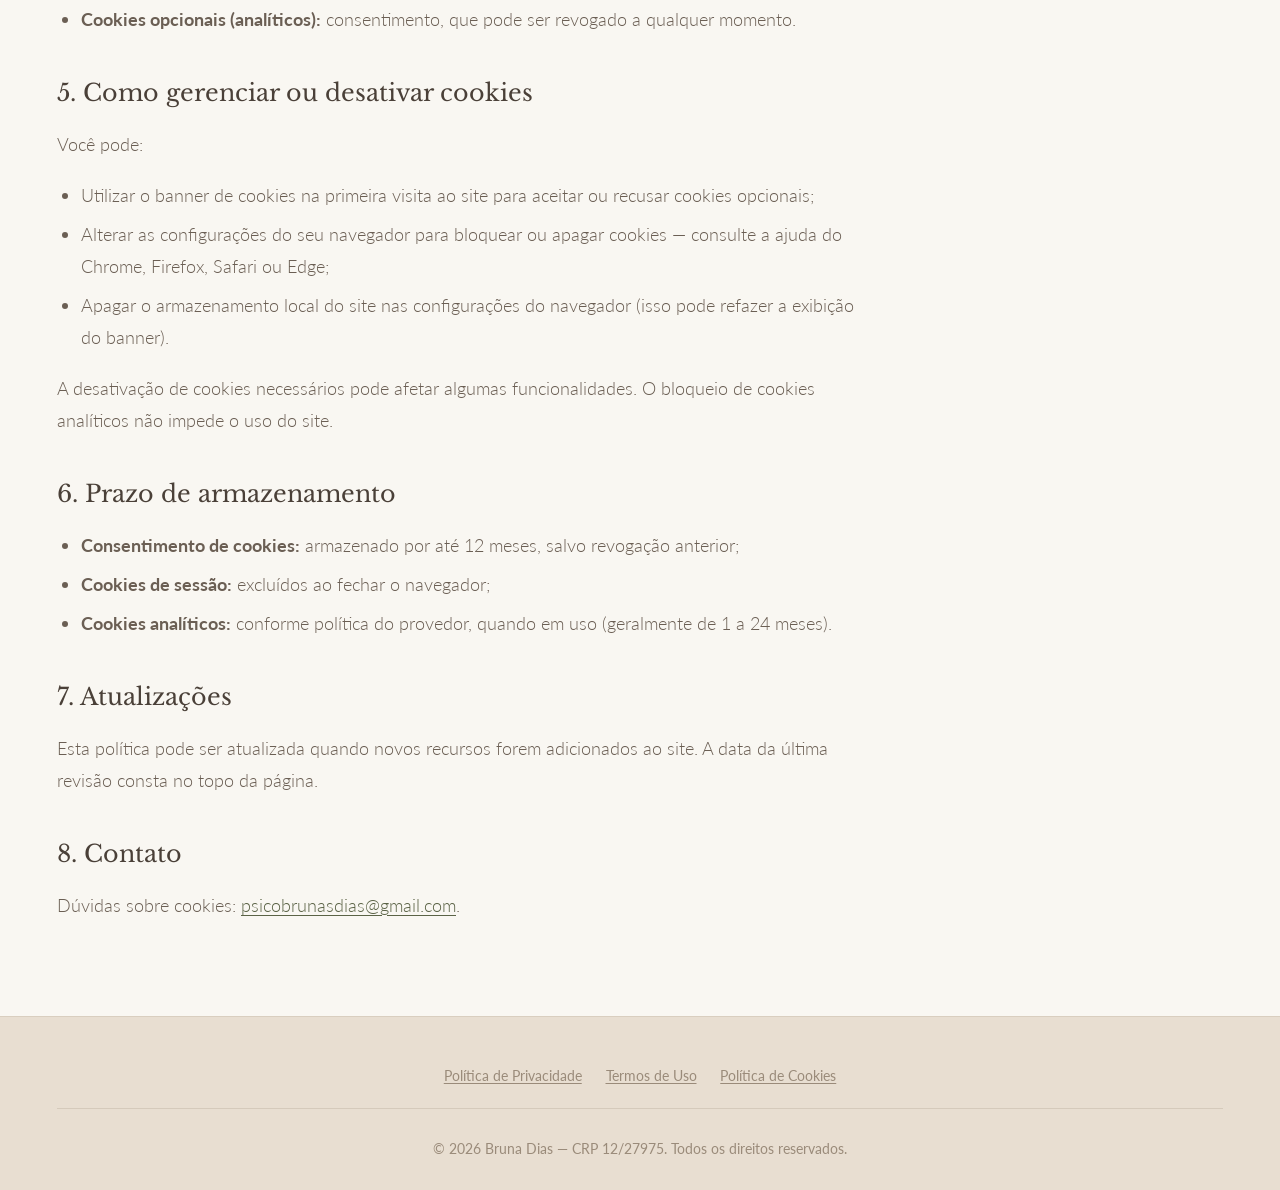
<file: old/politica-de-cookies.html>
<!DOCTYPE html>
<html lang="pt-BR">
  <head>
    <meta charset="UTF-8" />
    <meta name="viewport" content="width=device-width, initial-scale=1.0" />
    <meta name="description" content="Política de Cookies do site da psicóloga Bruna Dias." />
    <title>Política de Cookies | Bruna Dias</title>
    <link rel="stylesheet" href="css/main.css" />
    <link rel="stylesheet" href="css/legal.css" />
    <link rel="icon" href="data:image/svg+xml,<svg xmlns='http://www.w3.org/2000/svg' viewBox='0 0 32 32'><circle cx='16' cy='16' r='14' fill='%235b6346'/></svg>" />
  </head>
  <body>
    <header class="header header--legal">
      <div class="container header__inner">
        <a href="index.html" class="logo" aria-label="Voltar ao início">
          <svg class="logo__icon" viewBox="0 0 32 32" fill="none" aria-hidden="true">
            <circle cx="16" cy="16" r="14" stroke="currentColor" stroke-width="1.5"/>
            <path d="M16 10v12M10 16h12" stroke="currentColor" stroke-width="1.5" stroke-linecap="round"/>
          </svg>
          <span class="logo__text">
            <span class="logo__name">Bruna Dias</span>
            <span class="logo__tagline">Psicologia</span>
          </span>
        </a>
        <nav class="nav nav--legal" aria-label="Documentos legais">
          <a href="politica-de-privacidade.html" class="nav__link">Privacidade</a>
          <a href="termos-de-uso.html" class="nav__link">Termos</a>
          <a href="politica-de-cookies.html" class="nav__link">Cookies</a>
        </nav>
        <div class="header__actions">
          <a href="index.html" class="btn btn--ghost">Voltar ao site</a>
        </div>
      </div>
    </header>

    <main class="legal-page">
      <div class="container">
        <header class="legal-page__header">
          <h1 class="legal-page__title">Política de Cookies</h1>
          <p class="legal-page__updated">Última atualização: 2 de junho de 2026</p>
        </header>

        <nav class="legal-page__nav" aria-label="Outros documentos">
          <a href="politica-de-privacidade.html">Política de Privacidade</a>
          <a href="termos-de-uso.html">Termos de Uso</a>
          <a href="index.html">Página inicial</a>
        </nav>

        <article class="legal-content">
          <p>
            Esta Política de Cookies explica o que são cookies, como os utilizamos no site
            <strong>psicologabrunadias.com</strong> e quais são suas opções de escolha, em
            linha com a LGPD e as boas práticas de transparência.
          </p>

          <h2>1. O que são cookies?</h2>
          <p>
            Cookies são pequenos arquivos de texto armazenados no seu navegador ou dispositivo
            quando você visita um site. Eles permitem reconhecer o dispositivo, lembrar
            preferências e, em alguns casos, coletar informações estatísticas sobre a navegação.
          </p>

          <h2>2. Quem é responsável?</h2>
          <p>
            A controladora é <strong>Bruna Dias</strong> (CRP 12/27975). Para questões sobre
            privacidade: <a href="mailto:psicobrunasdias@gmail.com">psicobrunasdias@gmail.com</a>.
            Consulte também a <a href="politica-de-privacidade.html">Política de Privacidade</a>.
          </p>

          <h2>3. Tipos de cookies que utilizamos</h2>

          <h3>3.1 Cookies estritamente necessários</h3>
          <p>
            Essenciais para o funcionamento básico do site, como registrar sua preferência
            sobre o uso de cookies (banner de consentimento). Não dependem de consentimento,
            pois sem eles não é possível respeitar sua escolha.
          </p>

          <h3>3.2 Cookies de preferência</h3>
          <p>
            Permitem lembrar escolhas que você fez (por exemplo, se aceitou ou recusou cookies
            opcionais), para não exibir o aviso repetidamente.
          </p>

          <h3>3.3 Cookies analíticos (opcionais)</h3>
          <p>
            Caso ferramentas de estatística (como Google Analytics ou similar) sejam
            implementadas no futuro, esses cookies ajudarão a entender como os visitantes usam
            o site — de forma agregada e anonimizada, quando possível. <strong>Só serão
            ativados após seu consentimento</strong> pelo banner do site.
          </p>

          <h3>3.4 Cookies de terceiros</h3>
          <p>
            Ao clicar em links para WhatsApp, Instagram ou e-mail, você pode ser direcionado
            a plataformas de terceiros que utilizam suas próprias políticas de cookies, fora
            do controle deste site.
          </p>

          <h2>4. Base legal</h2>
          <ul>
            <li><strong>Cookies necessários:</strong> legítimo interesse e execução de funcionalidades solicitadas por você;</li>
            <li><strong>Cookies opcionais (analíticos):</strong> consentimento, que pode ser revogado a qualquer momento.</li>
          </ul>

          <h2>5. Como gerenciar ou desativar cookies</h2>
          <p>Você pode:</p>
          <ul>
            <li>Utilizar o banner de cookies na primeira visita ao site para aceitar ou recusar cookies opcionais;</li>
            <li>Alterar as configurações do seu navegador para bloquear ou apagar cookies — consulte a ajuda do Chrome, Firefox, Safari ou Edge;</li>
            <li>Apagar o armazenamento local do site nas configurações do navegador (isso pode refazer a exibição do banner).</li>
          </ul>
          <p>
            A desativação de cookies necessários pode afetar algumas funcionalidades. O bloqueio
            de cookies analíticos não impede o uso do site.
          </p>

          <h2>6. Prazo de armazenamento</h2>
          <ul>
            <li><strong>Consentimento de cookies:</strong> armazenado por até 12 meses, salvo revogação anterior;</li>
            <li><strong>Cookies de sessão:</strong> excluídos ao fechar o navegador;</li>
            <li><strong>Cookies analíticos:</strong> conforme política do provedor, quando em uso (geralmente de 1 a 24 meses).</li>
          </ul>

          <h2>7. Atualizações</h2>
          <p>
            Esta política pode ser atualizada quando novos recursos forem adicionados ao site.
            A data da última revisão consta no topo da página.
          </p>

          <h2>8. Contato</h2>
          <p>
            Dúvidas sobre cookies: <a href="mailto:psicobrunasdias@gmail.com">psicobrunasdias@gmail.com</a>.
          </p>
        </article>
      </div>
    </main>

    <footer class="footer">
      <div class="container">
        <nav class="footer__legal" aria-label="Links legais">
          <a href="politica-de-privacidade.html">Política de Privacidade</a>
          <a href="termos-de-uso.html">Termos de Uso</a>
          <a href="politica-de-cookies.html">Política de Cookies</a>
        </nav>
        <div class="footer__bottom">
          <p>© 2026 Bruna Dias — CRP 12/27975. Todos os direitos reservados.</p>
        </div>
      </div>
    </footer>
  </body>
</html>
</file>
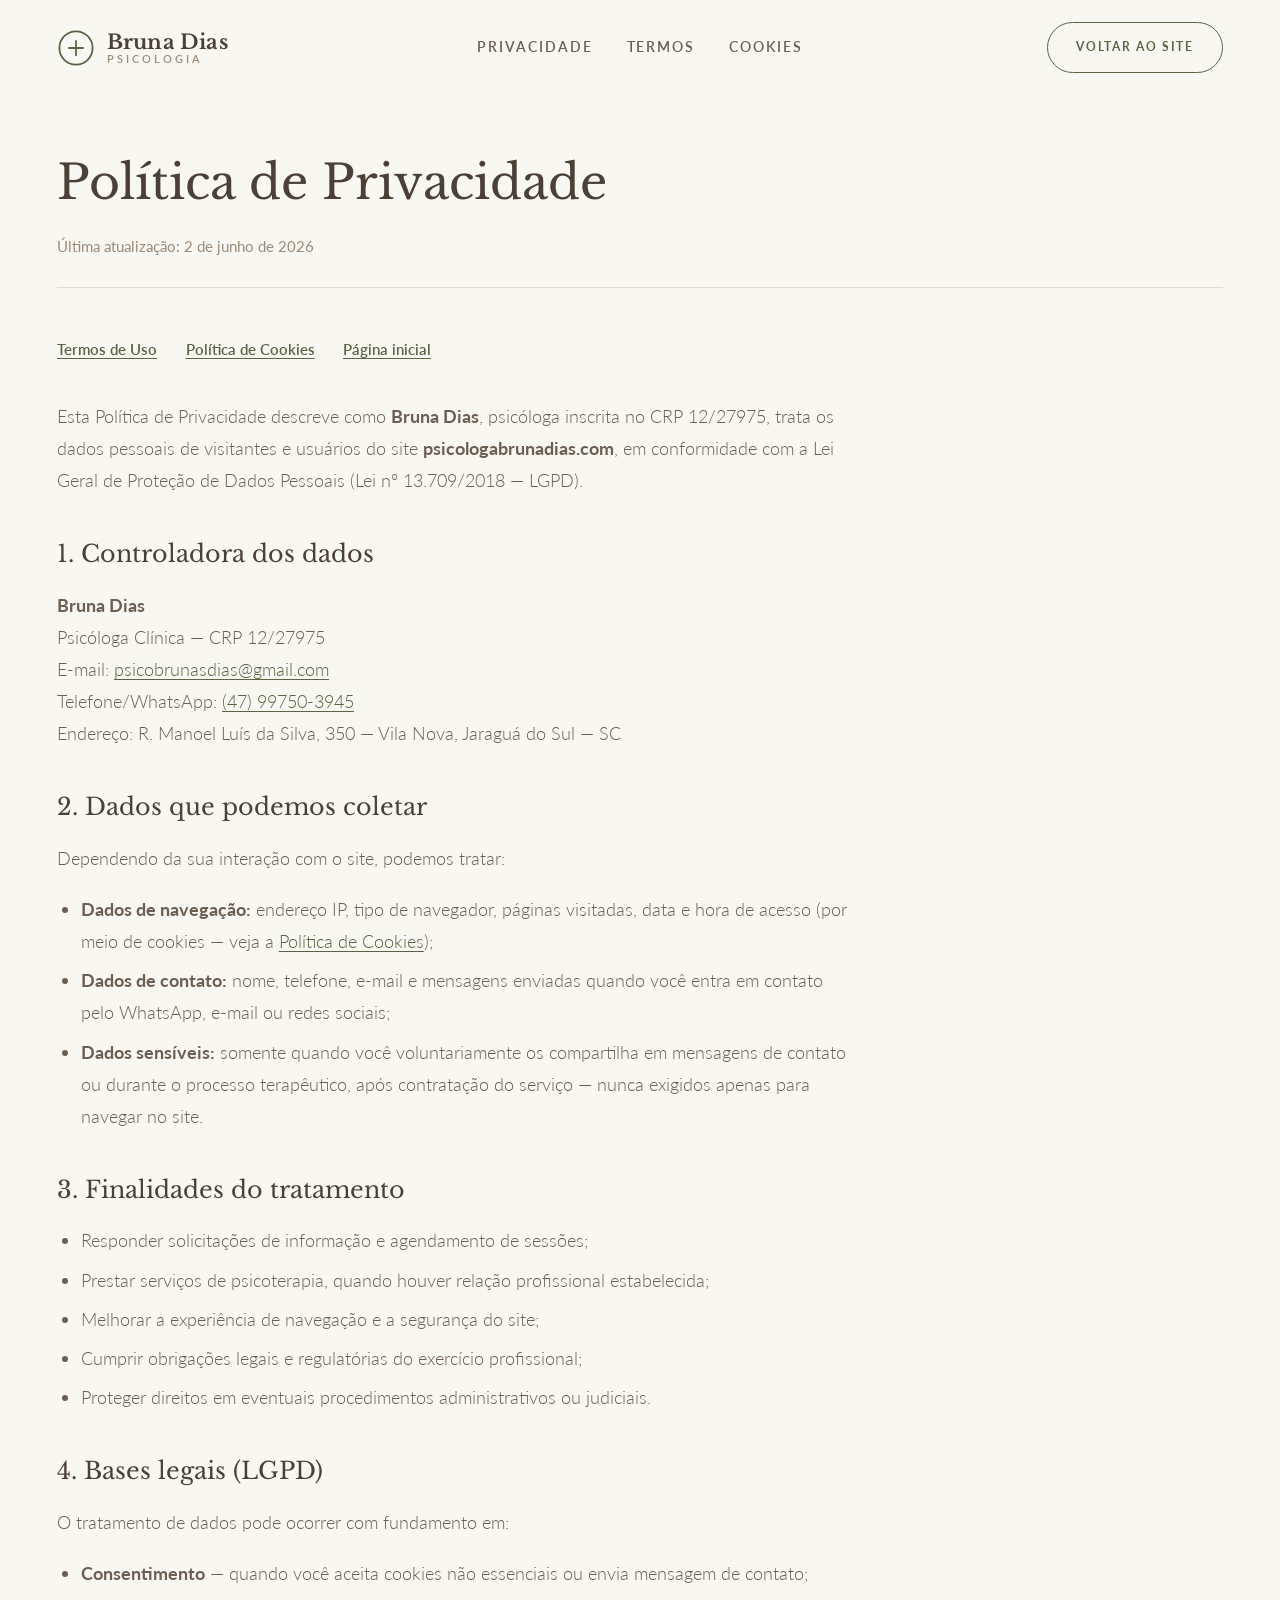
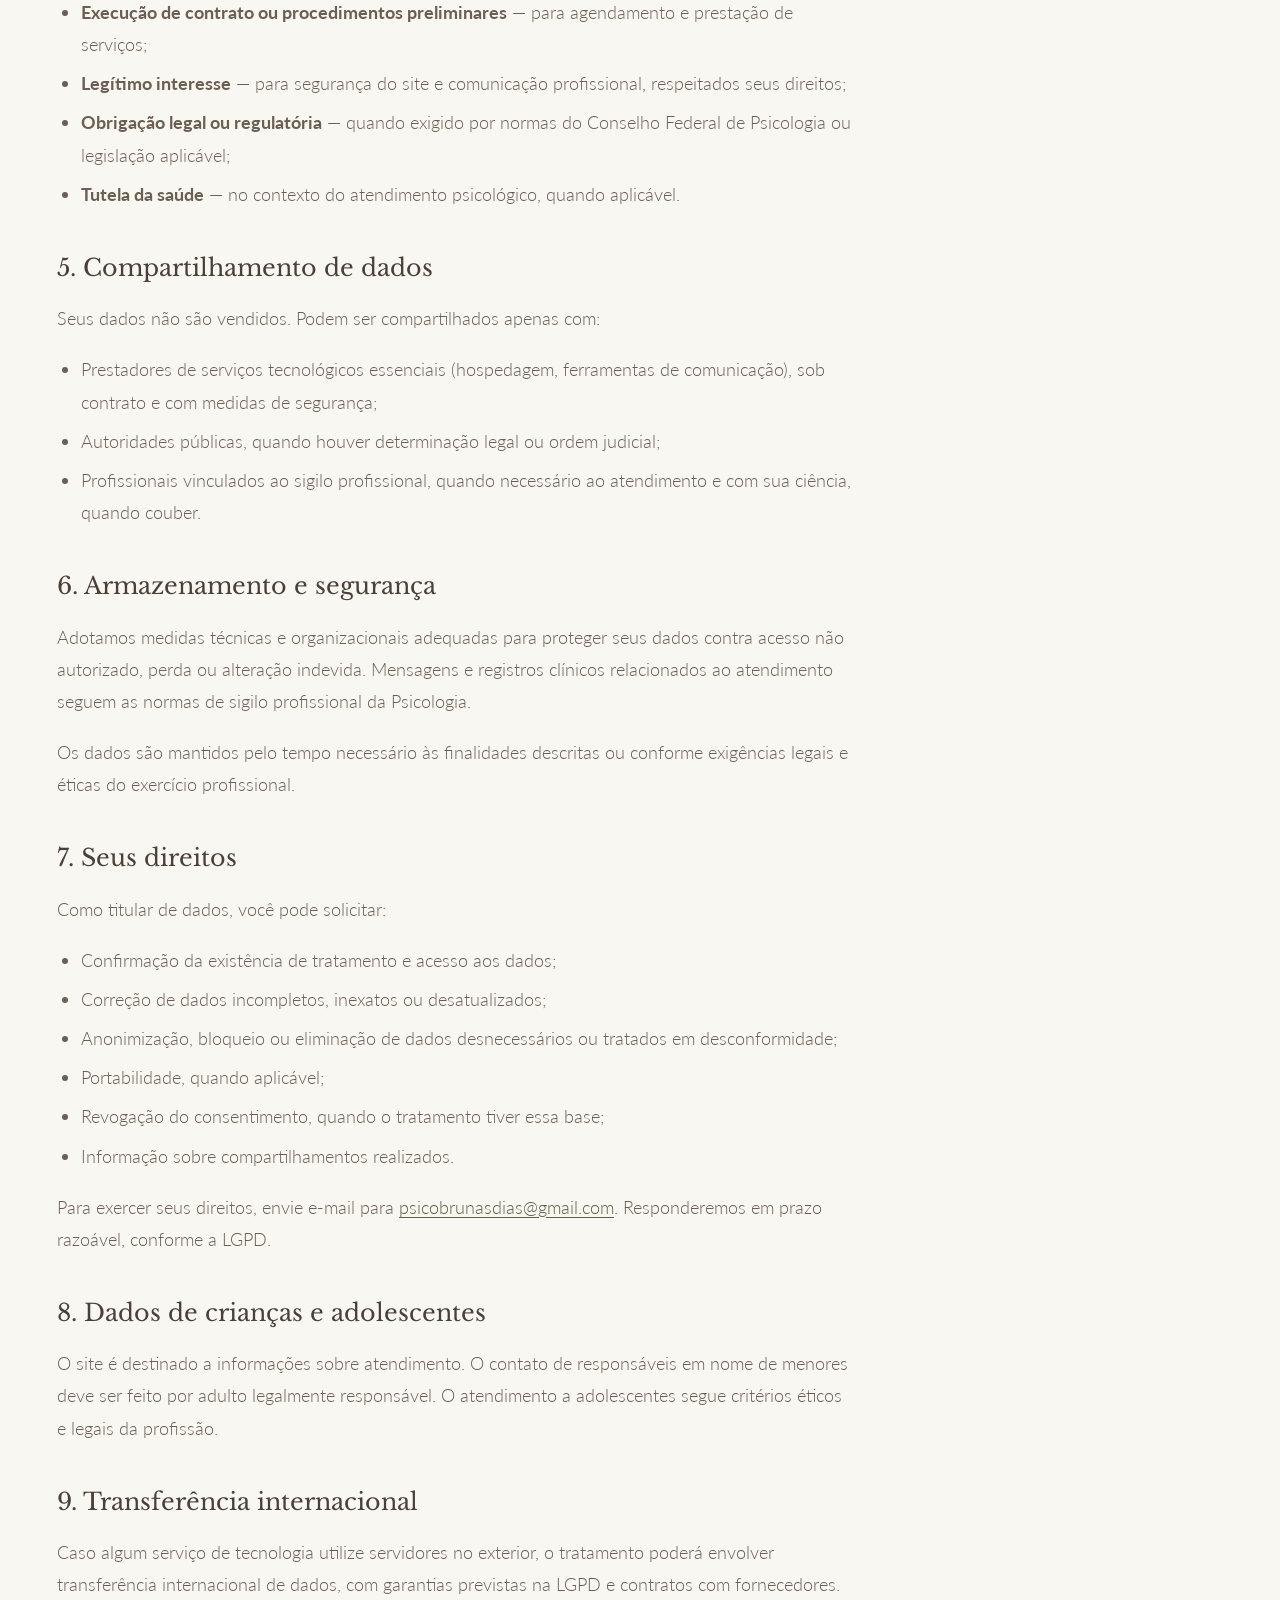
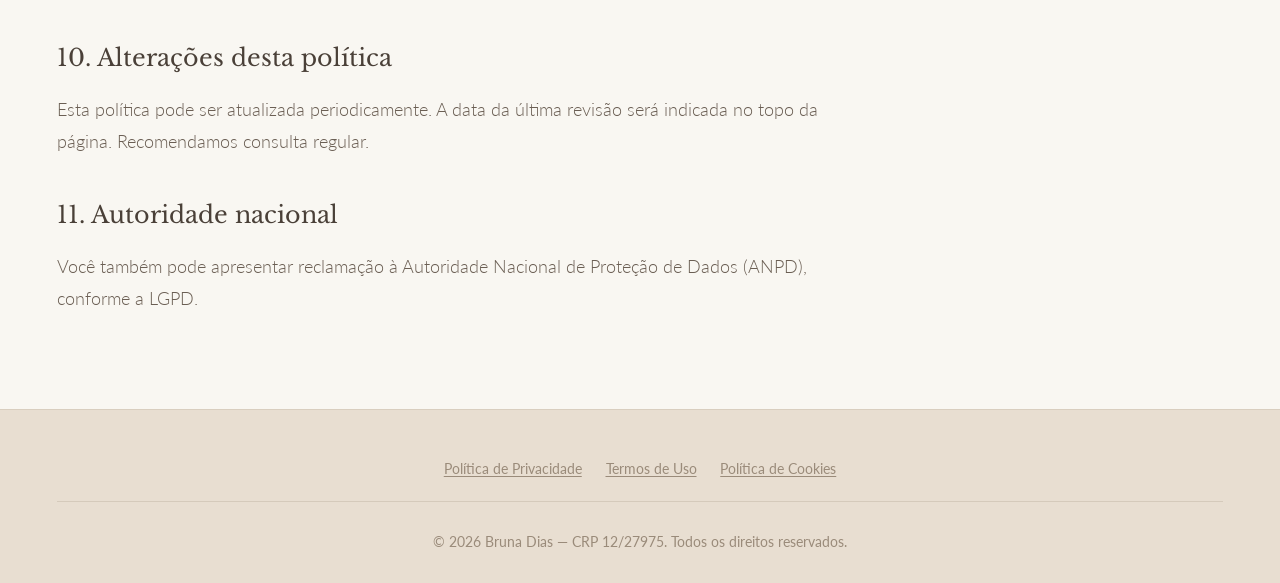
<file: old/politica-de-privacidade.html>
<!DOCTYPE html>
<html lang="pt-BR">
  <head>
    <meta charset="UTF-8" />
    <meta name="viewport" content="width=device-width, initial-scale=1.0" />
    <meta name="description" content="Política de Privacidade do site da psicóloga Bruna Dias — LGPD." />
    <title>Política de Privacidade | Bruna Dias</title>
    <link rel="stylesheet" href="css/main.css" />
    <link rel="stylesheet" href="css/legal.css" />
    <link rel="icon" href="data:image/svg+xml,<svg xmlns='http://www.w3.org/2000/svg' viewBox='0 0 32 32'><circle cx='16' cy='16' r='14' fill='%235b6346'/></svg>" />
  </head>
  <body>
    <header class="header header--legal">
      <div class="container header__inner">
        <a href="index.html" class="logo" aria-label="Voltar ao início">
          <svg class="logo__icon" viewBox="0 0 32 32" fill="none" aria-hidden="true">
            <circle cx="16" cy="16" r="14" stroke="currentColor" stroke-width="1.5"/>
            <path d="M16 10v12M10 16h12" stroke="currentColor" stroke-width="1.5" stroke-linecap="round"/>
          </svg>
          <span class="logo__text">
            <span class="logo__name">Bruna Dias</span>
            <span class="logo__tagline">Psicologia</span>
          </span>
        </a>
        <nav class="nav nav--legal" aria-label="Documentos legais">
          <a href="politica-de-privacidade.html" class="nav__link">Privacidade</a>
          <a href="termos-de-uso.html" class="nav__link">Termos</a>
          <a href="politica-de-cookies.html" class="nav__link">Cookies</a>
        </nav>
        <div class="header__actions">
          <a href="index.html" class="btn btn--ghost">Voltar ao site</a>
        </div>
      </div>
    </header>

    <main class="legal-page">
      <div class="container">
        <header class="legal-page__header">
          <h1 class="legal-page__title">Política de Privacidade</h1>
          <p class="legal-page__updated">Última atualização: 2 de junho de 2026</p>
        </header>

        <nav class="legal-page__nav" aria-label="Outros documentos">
          <a href="termos-de-uso.html">Termos de Uso</a>
          <a href="politica-de-cookies.html">Política de Cookies</a>
          <a href="index.html">Página inicial</a>
        </nav>

        <article class="legal-content">
          <p>
            Esta Política de Privacidade descreve como <strong>Bruna Dias</strong>, psicóloga
            inscrita no CRP 12/27975, trata os dados pessoais de visitantes e usuários do site
            <strong>psicologabrunadias.com</strong>, em conformidade com a Lei Geral de Proteção
            de Dados Pessoais (Lei nº 13.709/2018 — LGPD).
          </p>

          <h2>1. Controladora dos dados</h2>
          <p>
            <strong>Bruna Dias</strong><br />
            Psicóloga Clínica — CRP 12/27975<br />
            E-mail: <a href="mailto:psicobrunasdias@gmail.com">psicobrunasdias@gmail.com</a><br />
            Telefone/WhatsApp: <a href="tel:+5547997503945">(47) 99750-3945</a><br />
            Endereço: R. Manoel Luís da Silva, 350 — Vila Nova, Jaraguá do Sul — SC
          </p>

          <h2>2. Dados que podemos coletar</h2>
          <p>Dependendo da sua interação com o site, podemos tratar:</p>
          <ul>
            <li><strong>Dados de navegação:</strong> endereço IP, tipo de navegador, páginas visitadas, data e hora de acesso (por meio de cookies — veja a <a href="politica-de-cookies.html">Política de Cookies</a>);</li>
            <li><strong>Dados de contato:</strong> nome, telefone, e-mail e mensagens enviadas quando você entra em contato pelo WhatsApp, e-mail ou redes sociais;</li>
            <li><strong>Dados sensíveis:</strong> somente quando você voluntariamente os compartilha em mensagens de contato ou durante o processo terapêutico, após contratação do serviço — nunca exigidos apenas para navegar no site.</li>
          </ul>

          <h2>3. Finalidades do tratamento</h2>
          <ul>
            <li>Responder solicitações de informação e agendamento de sessões;</li>
            <li>Prestar serviços de psicoterapia, quando houver relação profissional estabelecida;</li>
            <li>Melhorar a experiência de navegação e a segurança do site;</li>
            <li>Cumprir obrigações legais e regulatórias do exercício profissional;</li>
            <li>Proteger direitos em eventuais procedimentos administrativos ou judiciais.</li>
          </ul>

          <h2>4. Bases legais (LGPD)</h2>
          <p>O tratamento de dados pode ocorrer com fundamento em:</p>
          <ul>
            <li><strong>Consentimento</strong> — quando você aceita cookies não essenciais ou envia mensagem de contato;</li>
            <li><strong>Execução de contrato ou procedimentos preliminares</strong> — para agendamento e prestação de serviços;</li>
            <li><strong>Legítimo interesse</strong> — para segurança do site e comunicação profissional, respeitados seus direitos;</li>
            <li><strong>Obrigação legal ou regulatória</strong> — quando exigido por normas do Conselho Federal de Psicologia ou legislação aplicável;</li>
            <li><strong>Tutela da saúde</strong> — no contexto do atendimento psicológico, quando aplicável.</li>
          </ul>

          <h2>5. Compartilhamento de dados</h2>
          <p>
            Seus dados não são vendidos. Podem ser compartilhados apenas com:
          </p>
          <ul>
            <li>Prestadores de serviços tecnológicos essenciais (hospedagem, ferramentas de comunicação), sob contrato e com medidas de segurança;</li>
            <li>Autoridades públicas, quando houver determinação legal ou ordem judicial;</li>
            <li>Profissionais vinculados ao sigilo profissional, quando necessário ao atendimento e com sua ciência, quando couber.</li>
          </ul>

          <h2>6. Armazenamento e segurança</h2>
          <p>
            Adotamos medidas técnicas e organizacionais adequadas para proteger seus dados contra
            acesso não autorizado, perda ou alteração indevida. Mensagens e registros clínicos
            relacionados ao atendimento seguem as normas de sigilo profissional da Psicologia.
          </p>
          <p>
            Os dados são mantidos pelo tempo necessário às finalidades descritas ou conforme
            exigências legais e éticas do exercício profissional.
          </p>

          <h2>7. Seus direitos</h2>
          <p>Como titular de dados, você pode solicitar:</p>
          <ul>
            <li>Confirmação da existência de tratamento e acesso aos dados;</li>
            <li>Correção de dados incompletos, inexatos ou desatualizados;</li>
            <li>Anonimização, bloqueio ou eliminação de dados desnecessários ou tratados em desconformidade;</li>
            <li>Portabilidade, quando aplicável;</li>
            <li>Revogação do consentimento, quando o tratamento tiver essa base;</li>
            <li>Informação sobre compartilhamentos realizados.</li>
          </ul>
          <p>
            Para exercer seus direitos, envie e-mail para
            <a href="mailto:psicobrunasdias@gmail.com">psicobrunasdias@gmail.com</a>.
            Responderemos em prazo razoável, conforme a LGPD.
          </p>

          <h2>8. Dados de crianças e adolescentes</h2>
          <p>
            O site é destinado a informações sobre atendimento. O contato de responsáveis em nome
            de menores deve ser feito por adulto legalmente responsável. O atendimento a
            adolescentes segue critérios éticos e legais da profissão.
          </p>

          <h2>9. Transferência internacional</h2>
          <p>
            Caso algum serviço de tecnologia utilize servidores no exterior, o tratamento poderá
            envolver transferência internacional de dados, com garantias previstas na LGPD e
            contratos com fornecedores.
          </p>

          <h2>10. Alterações desta política</h2>
          <p>
            Esta política pode ser atualizada periodicamente. A data da última revisão será
            indicada no topo da página. Recomendamos consulta regular.
          </p>

          <h2>11. Autoridade nacional</h2>
          <p>
            Você também pode apresentar reclamação à Autoridade Nacional de Proteção de Dados
            (ANPD), conforme a LGPD.
          </p>
        </article>
      </div>
    </main>

    <footer class="footer">
      <div class="container">
        <nav class="footer__legal" aria-label="Links legais">
          <a href="politica-de-privacidade.html">Política de Privacidade</a>
          <a href="termos-de-uso.html">Termos de Uso</a>
          <a href="politica-de-cookies.html">Política de Cookies</a>
        </nav>
        <div class="footer__bottom">
          <p>© 2026 Bruna Dias — CRP 12/27975. Todos os direitos reservados.</p>
        </div>
      </div>
    </footer>
  </body>
</html>
</file>
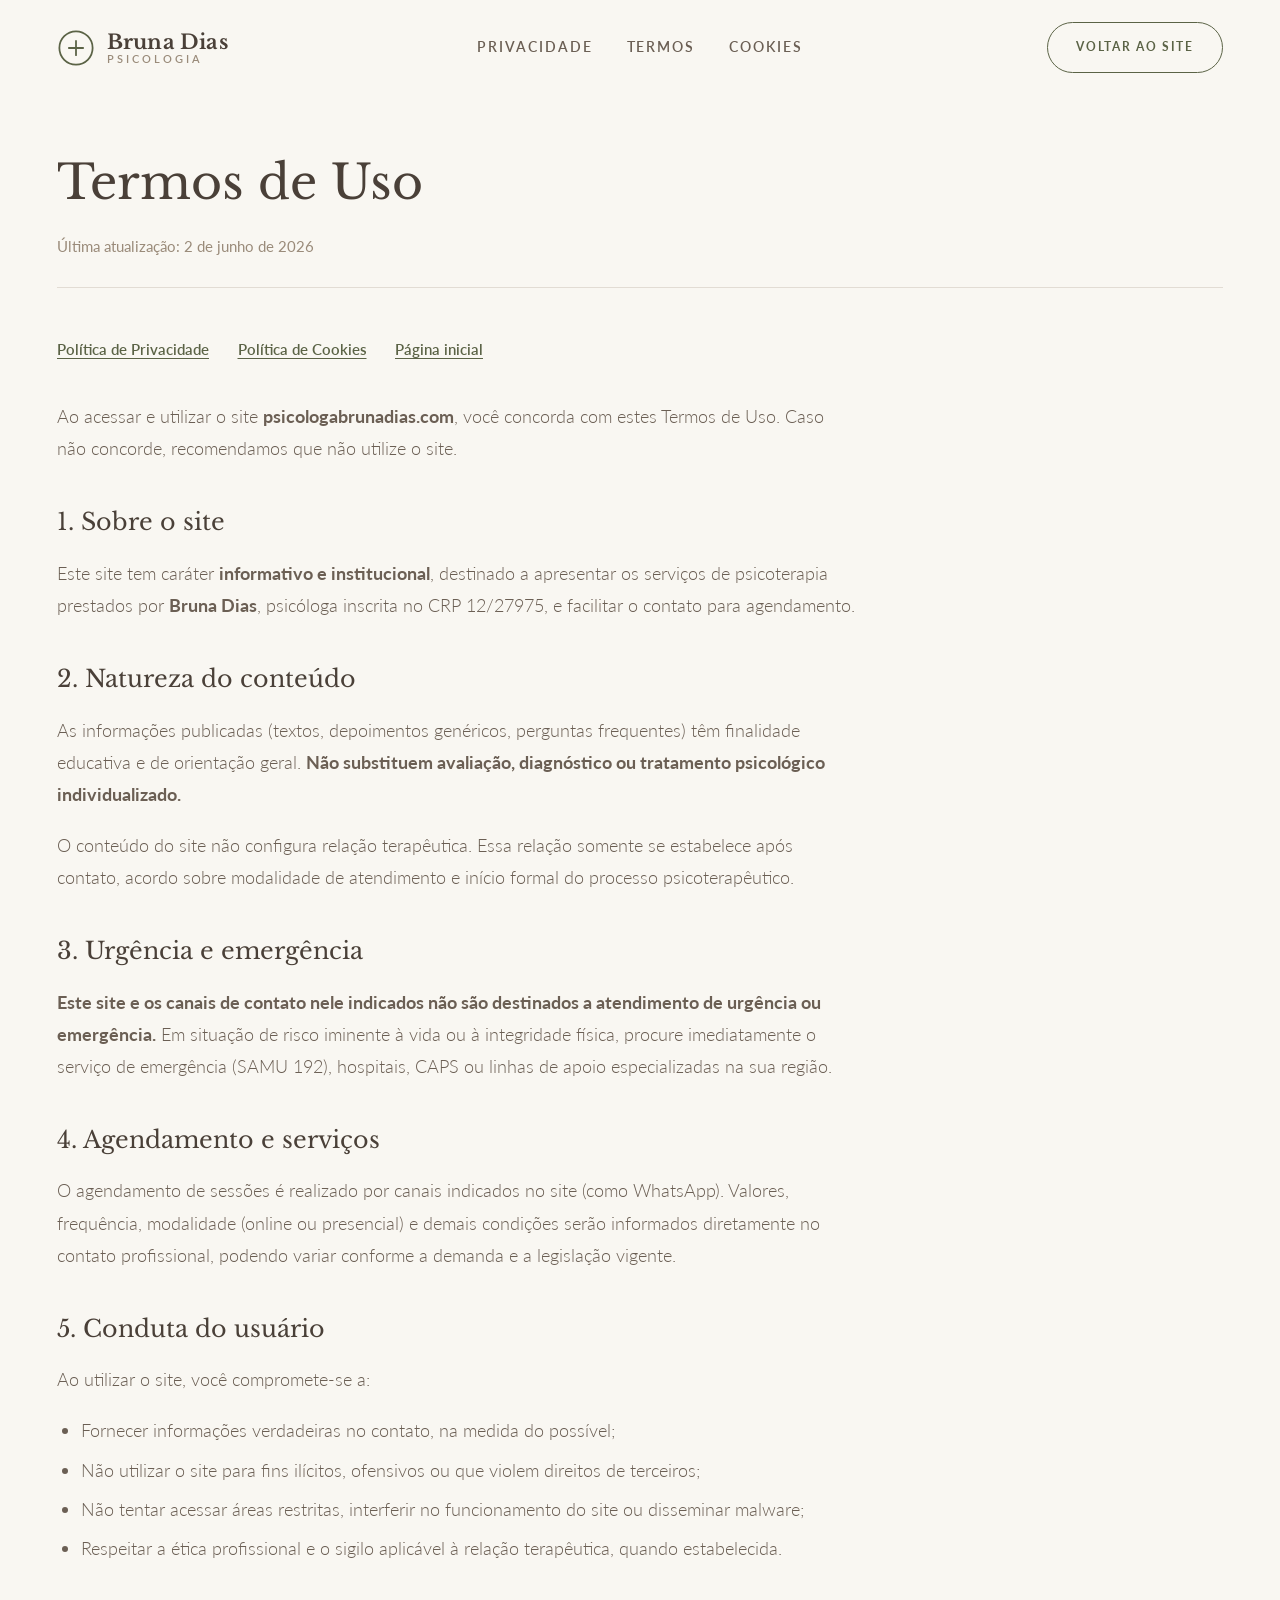
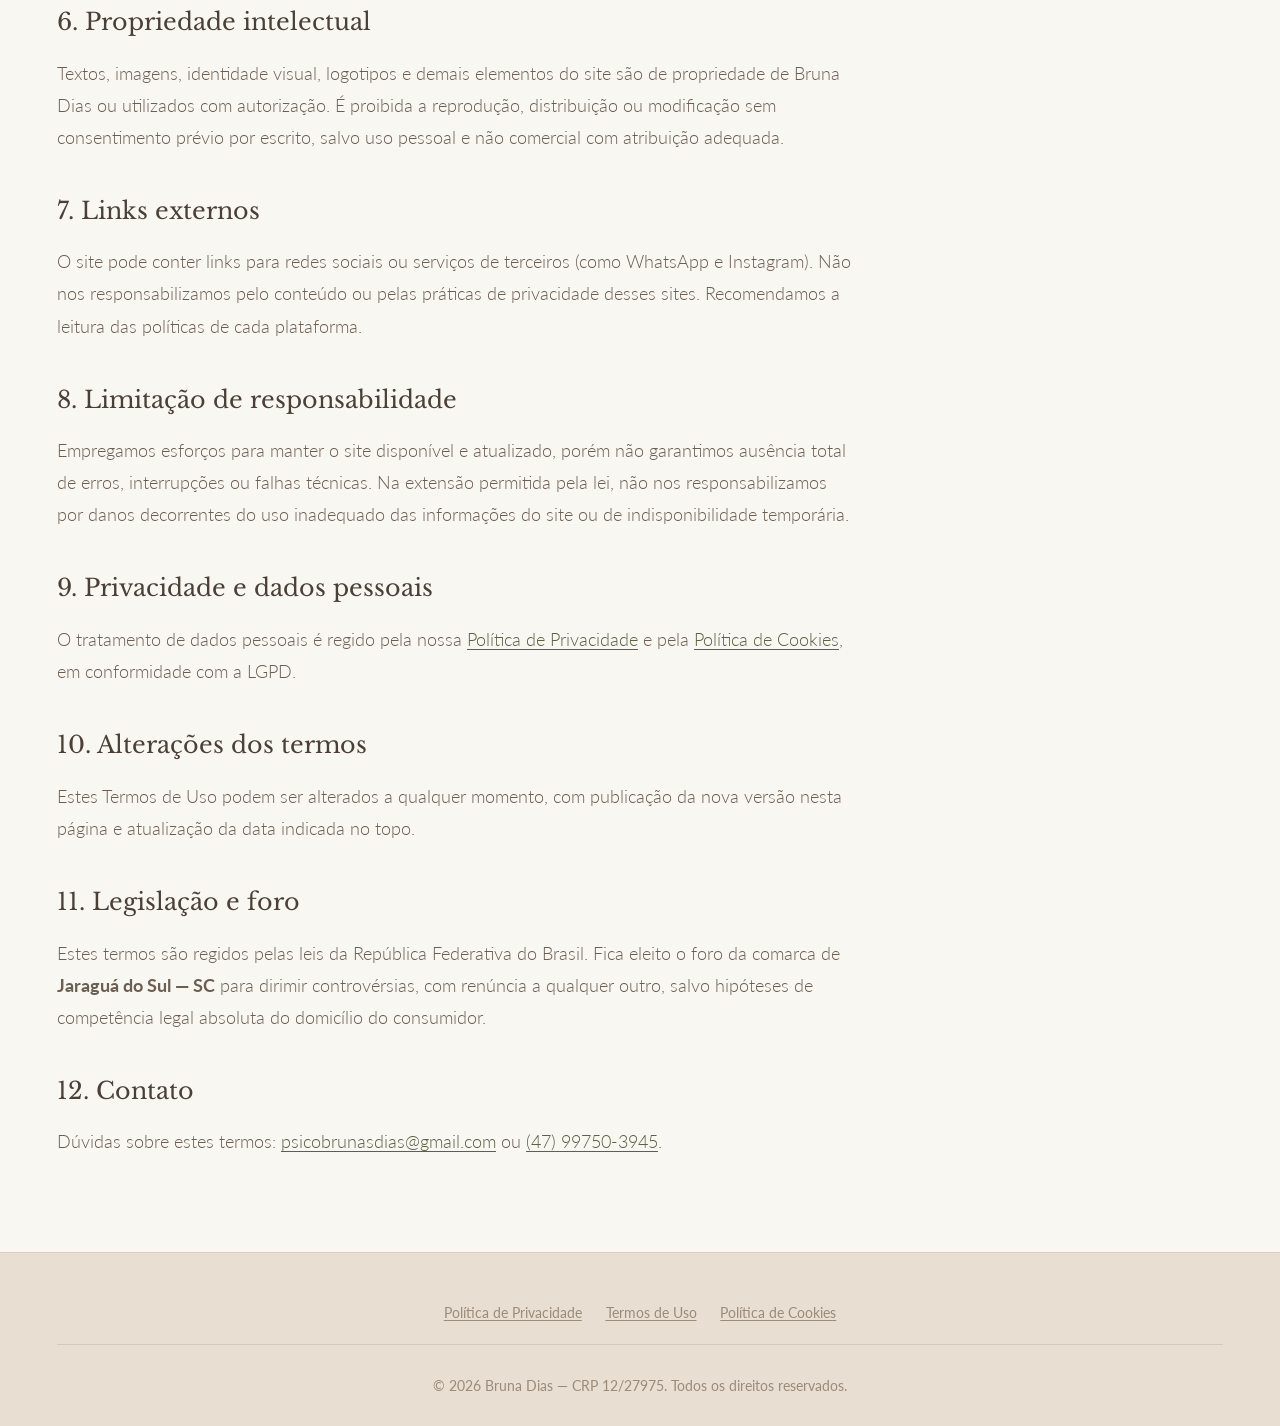
<file: old/termos-de-uso.html>
<!DOCTYPE html>
<html lang="pt-BR">
  <head>
    <meta charset="UTF-8" />
    <meta name="viewport" content="width=device-width, initial-scale=1.0" />
    <meta name="description" content="Termos de Uso do site da psicóloga Bruna Dias." />
    <title>Termos de Uso | Bruna Dias</title>
    <link rel="stylesheet" href="css/main.css" />
    <link rel="stylesheet" href="css/legal.css" />
    <link rel="icon" href="data:image/svg+xml,<svg xmlns='http://www.w3.org/2000/svg' viewBox='0 0 32 32'><circle cx='16' cy='16' r='14' fill='%235b6346'/></svg>" />
  </head>
  <body>
    <header class="header header--legal">
      <div class="container header__inner">
        <a href="index.html" class="logo" aria-label="Voltar ao início">
          <svg class="logo__icon" viewBox="0 0 32 32" fill="none" aria-hidden="true">
            <circle cx="16" cy="16" r="14" stroke="currentColor" stroke-width="1.5"/>
            <path d="M16 10v12M10 16h12" stroke="currentColor" stroke-width="1.5" stroke-linecap="round"/>
          </svg>
          <span class="logo__text">
            <span class="logo__name">Bruna Dias</span>
            <span class="logo__tagline">Psicologia</span>
          </span>
        </a>
        <nav class="nav nav--legal" aria-label="Documentos legais">
          <a href="politica-de-privacidade.html" class="nav__link">Privacidade</a>
          <a href="termos-de-uso.html" class="nav__link">Termos</a>
          <a href="politica-de-cookies.html" class="nav__link">Cookies</a>
        </nav>
        <div class="header__actions">
          <a href="index.html" class="btn btn--ghost">Voltar ao site</a>
        </div>
      </div>
    </header>

    <main class="legal-page">
      <div class="container">
        <header class="legal-page__header">
          <h1 class="legal-page__title">Termos de Uso</h1>
          <p class="legal-page__updated">Última atualização: 2 de junho de 2026</p>
        </header>

        <nav class="legal-page__nav" aria-label="Outros documentos">
          <a href="politica-de-privacidade.html">Política de Privacidade</a>
          <a href="politica-de-cookies.html">Política de Cookies</a>
          <a href="index.html">Página inicial</a>
        </nav>

        <article class="legal-content">
          <p>
            Ao acessar e utilizar o site <strong>psicologabrunadias.com</strong>, você concorda
            com estes Termos de Uso. Caso não concorde, recomendamos que não utilize o site.
          </p>

          <h2>1. Sobre o site</h2>
          <p>
            Este site tem caráter <strong>informativo e institucional</strong>, destinado a
            apresentar os serviços de psicoterapia prestados por <strong>Bruna Dias</strong>,
            psicóloga inscrita no CRP 12/27975, e facilitar o contato para agendamento.
          </p>

          <h2>2. Natureza do conteúdo</h2>
          <p>
            As informações publicadas (textos, depoimentos genéricos, perguntas frequentes) têm
            finalidade educativa e de orientação geral. <strong>Não substituem avaliação,
            diagnóstico ou tratamento psicológico individualizado.</strong>
          </p>
          <p>
            O conteúdo do site não configura relação terapêutica. Essa relação somente se
            estabelece após contato, acordo sobre modalidade de atendimento e início formal do
            processo psicoterapêutico.
          </p>

          <h2>3. Urgência e emergência</h2>
          <p>
            <strong>Este site e os canais de contato nele indicados não são destinados a
            atendimento de urgência ou emergência.</strong> Em situação de risco iminente à
            vida ou à integridade física, procure imediatamente o serviço de emergência (SAMU
            192), hospitais, CAPS ou linhas de apoio especializadas na sua região.
          </p>

          <h2>4. Agendamento e serviços</h2>
          <p>
            O agendamento de sessões é realizado por canais indicados no site (como WhatsApp).
            Valores, frequência, modalidade (online ou presencial) e demais condições serão
            informados diretamente no contato profissional, podendo variar conforme a demanda
            e a legislação vigente.
          </p>

          <h2>5. Conduta do usuário</h2>
          <p>Ao utilizar o site, você compromete-se a:</p>
          <ul>
            <li>Fornecer informações verdadeiras no contato, na medida do possível;</li>
            <li>Não utilizar o site para fins ilícitos, ofensivos ou que violem direitos de terceiros;</li>
            <li>Não tentar acessar áreas restritas, interferir no funcionamento do site ou disseminar malware;</li>
            <li>Respeitar a ética profissional e o sigilo aplicável à relação terapêutica, quando estabelecida.</li>
          </ul>

          <h2>6. Propriedade intelectual</h2>
          <p>
            Textos, imagens, identidade visual, logotipos e demais elementos do site são de
            propriedade de Bruna Dias ou utilizados com autorização. É proibida a reprodução,
            distribuição ou modificação sem consentimento prévio por escrito, salvo uso pessoal
            e não comercial com atribuição adequada.
          </p>

          <h2>7. Links externos</h2>
          <p>
            O site pode conter links para redes sociais ou serviços de terceiros (como
            WhatsApp e Instagram). Não nos responsabilizamos pelo conteúdo ou pelas práticas de
            privacidade desses sites. Recomendamos a leitura das políticas de cada plataforma.
          </p>

          <h2>8. Limitação de responsabilidade</h2>
          <p>
            Empregamos esforços para manter o site disponível e atualizado, porém não garantimos
            ausência total de erros, interrupções ou falhas técnicas. Na extensão permitida pela
            lei, não nos responsabilizamos por danos decorrentes do uso inadequado das
            informações do site ou de indisponibilidade temporária.
          </p>

          <h2>9. Privacidade e dados pessoais</h2>
          <p>
            O tratamento de dados pessoais é regido pela nossa
            <a href="politica-de-privacidade.html">Política de Privacidade</a> e pela
            <a href="politica-de-cookies.html">Política de Cookies</a>, em conformidade com a LGPD.
          </p>

          <h2>10. Alterações dos termos</h2>
          <p>
            Estes Termos de Uso podem ser alterados a qualquer momento, com publicação da nova
            versão nesta página e atualização da data indicada no topo.
          </p>

          <h2>11. Legislação e foro</h2>
          <p>
            Estes termos são regidos pelas leis da República Federativa do Brasil. Fica eleito
            o foro da comarca de <strong>Jaraguá do Sul — SC</strong> para dirimir controvérsias,
            com renúncia a qualquer outro, salvo hipóteses de competência legal absoluta do
            domicílio do consumidor.
          </p>

          <h2>12. Contato</h2>
          <p>
            Dúvidas sobre estes termos: <a href="mailto:psicobrunasdias@gmail.com">psicobrunasdias@gmail.com</a>
            ou <a href="tel:+5547997503945">(47) 99750-3945</a>.
          </p>
        </article>
      </div>
    </main>

    <footer class="footer">
      <div class="container">
        <nav class="footer__legal" aria-label="Links legais">
          <a href="politica-de-privacidade.html">Política de Privacidade</a>
          <a href="termos-de-uso.html">Termos de Uso</a>
          <a href="politica-de-cookies.html">Política de Cookies</a>
        </nav>
        <div class="footer__bottom">
          <p>© 2026 Bruna Dias — CRP 12/27975. Todos os direitos reservados.</p>
        </div>
      </div>
    </footer>
  </body>
</html>
</file>
<file: old/css/main.css>
@import url("https://fonts.googleapis.com/css2?family=Libre+Baskerville:ital,wght@0,400;0,700;1,400&family=Lato:wght@300;400;500;600;700&display=swap");

@import "variables.css";
@import "base.css";
@import "components.css";
@import "sections.css";
</file>
<file: old/css/legal.css>
.legal-page {
  padding-top: calc(5rem + 2.5rem);
  padding-bottom: 4rem;
  background: var(--color-off-white);
}

.legal-page__header {
  margin-bottom: 2.5rem;
  padding-bottom: 1.5rem;
  border-bottom: 1px solid rgba(154, 139, 122, 0.25);
}

.legal-page__title {
  font-family: var(--font-serif);
  font-size: clamp(1.75rem, 4vw, 2.5rem);
  font-weight: 400;
  color: var(--color-brown);
  margin-bottom: 0.5rem;
}

.legal-page__updated {
  font-size: 0.8125rem;
  color: var(--color-taupe);
}

.legal-page__nav {
  display: flex;
  flex-wrap: wrap;
  gap: 0.75rem 1.5rem;
  margin-bottom: 2rem;
  font-size: 0.8125rem;
}

.legal-page__nav a {
  color: var(--color-green);
  font-weight: 600;
  text-decoration: underline;
  text-underline-offset: 3px;
}

.legal-page__nav a:hover {
  color: var(--color-green-dark);
}

.legal-content {
  max-width: 42rem;
}

.legal-content h2 {
  font-family: var(--font-serif);
  font-size: 1.25rem;
  font-weight: 400;
  color: var(--color-brown);
  margin-top: 2rem;
  margin-bottom: 0.75rem;
}

.legal-content h3 {
  font-size: 1rem;
  font-weight: 600;
  color: var(--color-brown);
  margin-top: 1.25rem;
  margin-bottom: 0.5rem;
}

.legal-content p,
.legal-content li {
  font-size: 0.9375rem;
  font-weight: 300;
  color: var(--color-taupe-dark);
  line-height: 1.8;
}

.legal-content p {
  margin-bottom: 1rem;
}

.legal-content ul,
.legal-content ol {
  margin-bottom: 1rem;
  padding-left: 1.25rem;
}

.legal-content ul {
  list-style: disc;
}

.legal-content ol {
  list-style: decimal;
}

.legal-content li {
  margin-bottom: 0.375rem;
}

.legal-content a {
  color: var(--color-green);
  text-decoration: underline;
  text-underline-offset: 3px;
}

.legal-content a:hover {
  color: var(--color-green-dark);
}

.footer__legal {
  display: flex;
  flex-wrap: wrap;
  justify-content: center;
  gap: 0.5rem 1.25rem;
  margin-bottom: 1rem;
}

.footer__legal a {
  font-size: 0.75rem;
  color: var(--color-taupe);
  text-decoration: underline;
  text-underline-offset: 2px;
}

.footer__legal a:hover {
  color: var(--color-green);
}

.header--legal .nav {
  display: none;
}

.header--legal .header__cta {
  display: none;
}

@media (min-width: 992px) {
  .header--legal .nav--legal {
    display: flex;
    justify-self: center;
  }
}

/* Banner de cookies */
.cookie-banner {
  position: fixed;
  bottom: 0;
  left: 0;
  right: 0;
  z-index: 200;
  background: var(--color-white);
  border-top: 1px solid rgba(154, 139, 122, 0.3);
  box-shadow: 0 -8px 32px rgba(61, 53, 48, 0.08);
  padding: 1.25rem 0;
}

.cookie-banner[hidden] {
  display: none;
}

.cookie-banner__inner {
  display: flex;
  flex-direction: column;
  gap: 1rem;
  align-items: flex-start;
}

.cookie-banner__text {
  font-size: 0.8125rem;
  font-weight: 300;
  color: var(--color-taupe-dark);
  line-height: 1.6;
  max-width: 52rem;
}

.cookie-banner__text a {
  color: var(--color-green);
  text-decoration: underline;
  text-underline-offset: 2px;
}

.cookie-banner__actions {
  display: flex;
  flex-wrap: wrap;
  gap: 0.75rem;
}

.cookie-banner__btn {
  padding: 0.625rem 1.125rem;
  font-size: 0.625rem;
}

@media (min-width: 768px) {
  .cookie-banner__inner {
    flex-direction: row;
    align-items: center;
    justify-content: space-between;
  }
}
</file>
